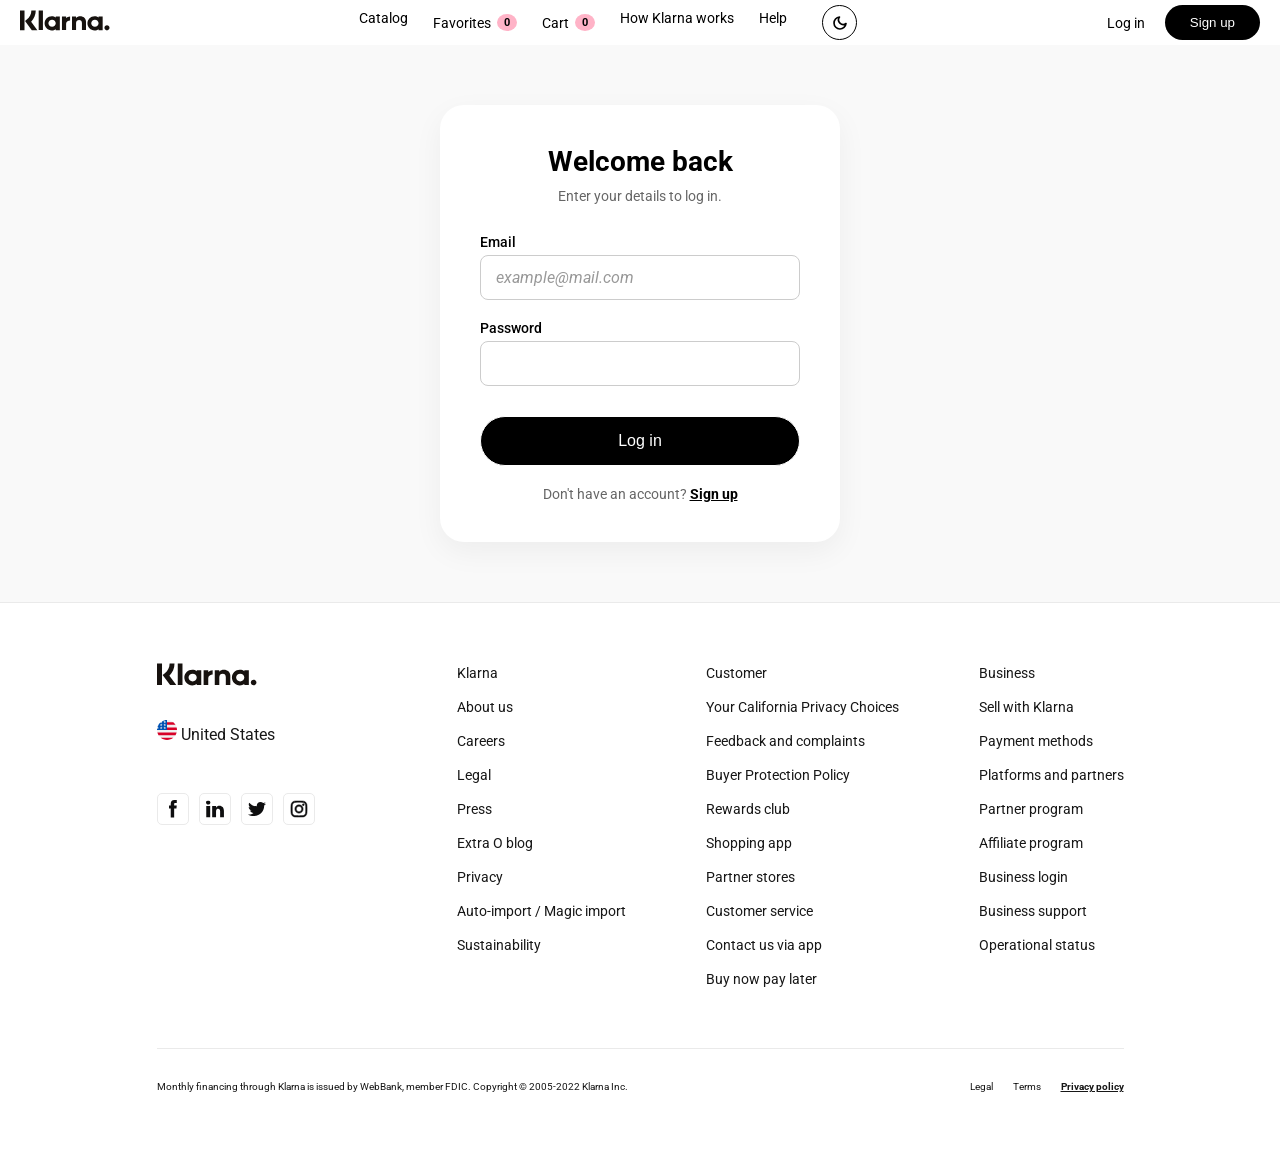
<file: authorization/login.html>
<!doctype html>
<html lang="ru">
  <head>
    <meta charset="UTF-8" />
    <meta name="viewport" content="width=device-width, initial-scale=1.0" />
    <link href="https://fonts.googleapis.com/css2?family=Roboto:wght@400;500;700&display=swap" rel="stylesheet" />
    <!-- index.html -->
<link rel="icon" type="image/png" href="../public/favicon.png" />
    <link rel="stylesheet" href="../css/base.css" />
    <link rel="stylesheet" href="../css/desktop.css" />
    <link rel="stylesheet" href="../css/tablet.css" media="screen and (min-width: 769px) and (max-width: 1024px)" />
    <link rel="stylesheet" href="../css/mobile.css" media="screen and (max-width: 768px)" />
    <title>Log in - Klarna</title>
    <style>
        .form-group { margin-bottom: 20px; display: flex; flex-direction: column; text-align: left; }
        .form-group label { font-size: 14px; font-weight: 500; margin-bottom: 5px; }
        .form-group input { padding: 12px 15px; border: 1px solid #ccc; border-radius: 8px; font-size: 16px; font-family: 'Roboto', sans-serif; outline: none; transition: 0.3s; }
        .form-group input:focus { border-color: #ffb3c7; box-shadow: 0 0 5px rgba(255,179,199,0.5); }
        .error-message { color: #d32f2f; font-size: 12px; margin-top: 5px; display: none; }
        .form-group.error input { border-color: #d32f2f; background-color: #fff4f4; }
        .form-group.error .error-message { display: block; }
    </style>
  </head>
  <body style="font-family: 'Roboto', sans-serif; background-color: #f9f9f9;">
    <div id="header-placeholder"></div>

    <main style="padding: 60px 20px; display: flex; justify-content: center; min-height: 60vh; align-items: center;">
      <div style="background: #fff; padding: 40px; border-radius: 24px; box-shadow: 0 10px 30px rgba(0,0,0,0.05); width: 100%; max-width: 400px; text-align: center;">
        
        <h1 style="font-size: 28px; margin-bottom: 10px;">Welcome back</h1>
        <p style="color: #666; margin-bottom: 30px; font-size: 14px;">Enter your details to log in.</p>
        
        <form id="login-form" novalidate>
            <div class="form-group">
                <label>Email</label>
                <input type="email" id="login-email" placeholder="example@mail.com" required>
            </div>
            
            <div class="form-group">
                <label>Password</label>
                <input type="password" id="login-password" required>
                <div class="error-message" id="login-error">Invalid email or password</div>
            </div>

            <button type="submit" id="btn-submit-login" class="button_hero_11 button_black_11" style="width: 100%; border-radius: 50px; margin-top: 10px;">Log in</button>
            
            <p style="margin-top: 20px; font-size: 14px; color: #666;">
                Don't have an account? <a href="register.html" style="color: #000; font-weight: bold; text-decoration: underline;">Sign up</a>
            </p>
        </form>
      </div>
    </main>

    <div id="footer-placeholder"></div>

    <script src="../components.js"></script>
    <script src="login.js"></script>
  </body>
</html>
</file>
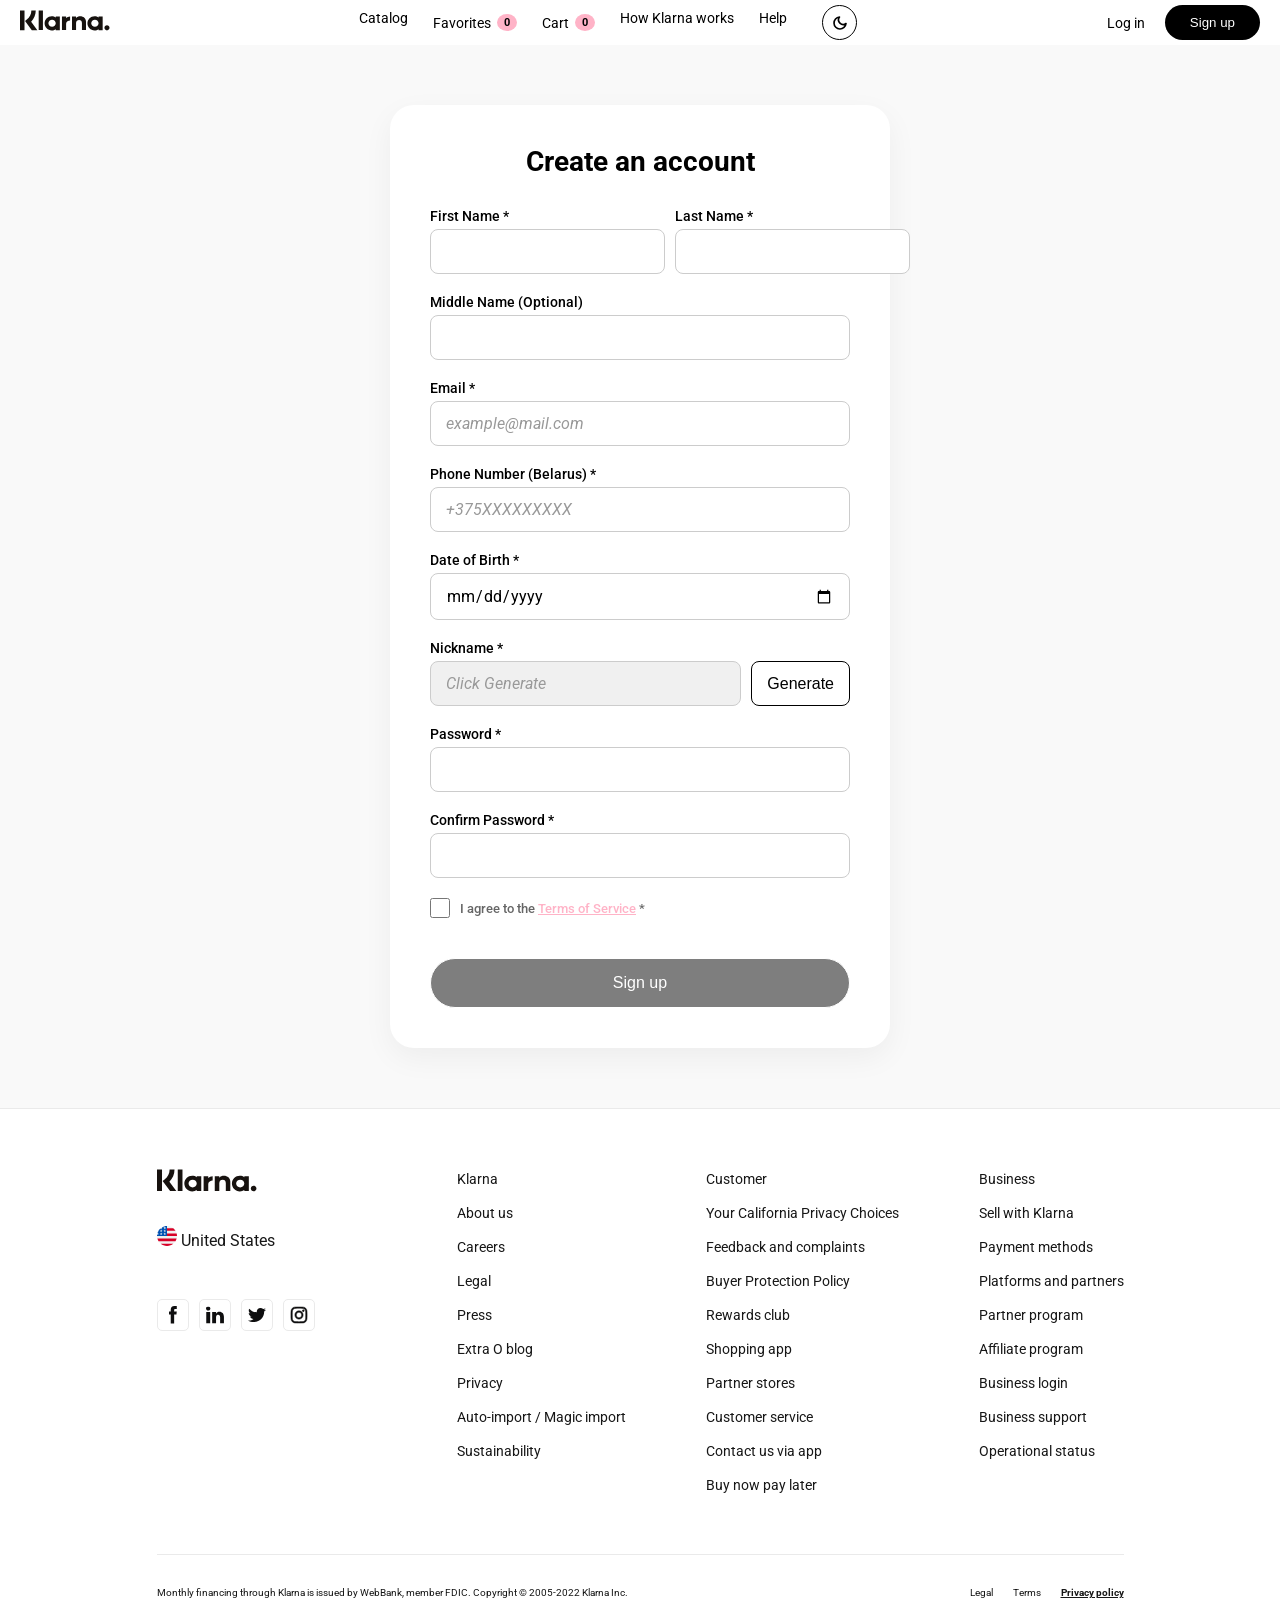
<file: authorization/register.html>
<!doctype html>
<html lang="ru">
  <head>
    <meta charset="UTF-8" />
    <meta name="viewport" content="width=device-width, initial-scale=1.0" />
    <link href="https://fonts.googleapis.com/css2?family=Roboto:wght@400;500;700&display=swap" rel="stylesheet" />
    <!-- index.html -->
<link rel="icon" type="image/png" href="../public/favicon.png" />
    <link rel="stylesheet" href="../css/base.css" />
    <link rel="stylesheet" href="../css/desktop.css" />
    <link rel="stylesheet" href="../css/tablet.css" media="screen and (min-width: 769px) and (max-width: 1024px)" />
    <link rel="stylesheet" href="../css/mobile.css" media="screen and (max-width: 768px)" />
    
    <title>Register - Klarna</title>

    <style>
        .form-group { margin-bottom: 20px; display: flex; flex-direction: column; text-align: left; }
        .form-group label { font-size: 14px; font-weight: 500; margin-bottom: 5px; }
        .form-group input { padding: 12px 15px; border: 1px solid #ccc; border-radius: 8px; font-size: 16px; font-family: 'Roboto', sans-serif; outline: none; transition: 0.3s; }
        .form-group input:focus { border-color: #ffb3c7; box-shadow: 0 0 5px rgba(255,179,199,0.5); }
        .error-message { color: #d32f2f; font-size: 12px; margin-top: 5px; display: none; }
        
        /* Класс error будет вешаться через JavaScript, когда данные невалидны */
        .form-group.error input { border-color: #d32f2f; background-color: #fff4f4; }
        .form-group.error .error-message { display: block; }
    </style>
  </head>
  <body style="font-family: 'Roboto', sans-serif; background-color: #f9f9f9;">
    <div id="header-placeholder"></div>

    <main style="padding: 60px 20px; display: flex; justify-content: center;">
      <div style="background: #fff; padding: 40px; border-radius: 24px; box-shadow: 0 10px 30px rgba(0,0,0,0.05); width: 100%; max-width: 500px; text-align: center;">
        
        <h1 style="font-size: 28px; margin-bottom: 30px;">Create an account</h1>
        <form id="register-form" novalidate>
            
            <div style="display: flex; gap: 10px;">
                <div class="form-group" style="flex: 1;">
                    <label>First Name *</label>
                    <input type="text" id="reg-firstname" required>
                    <div class="error-message">Required field</div>
                </div>
                <div class="form-group" style="flex: 1;">
                    <label>Last Name *</label>
                    <input type="text" id="reg-lastname" required>
                    <div class="error-message">Required field</div>
                </div>
            </div>
            <div class="form-group">
                <label>Middle Name (Optional)</label>
                <input type="text" id="reg-middlename">
            </div>

            <div class="form-group">
                <label>Email *</label>
                <input type="email" id="reg-email" placeholder="example@mail.com" required>
                <div class="error-message">Enter a valid email</div>
            </div>
            <div class="form-group">
                <label>Phone Number (Belarus) *</label>
                <input type="tel" id="reg-phone" placeholder="+375XXXXXXXXX" required>
                <div class="error-message">Must start with +375 and have 12 chars</div>
            </div>

            <div class="form-group">
                <label>Date of Birth *</label>
                <input type="date" id="reg-birthdate" required>
                <div class="error-message">You must be at least 16 years old</div>
            </div>

            <div class="form-group">
                <label>Nickname *</label>
                <div style="display: flex; gap: 10px;">
                    <input type="text" id="reg-nickname" readonly style="flex: 1; background: #f0f0f0;" placeholder="Click Generate">
                    <button type="button" id="btn-generate-nick" class="button_hero_11 button_white_11" style="height: auto; padding: 0 15px; border: 1px solid #000; border-radius: 8px;">Generate</button>
                </div>
                <div class="error-message" id="nick-error">Generate a unique nickname</div>
            </div>

            <div class="form-group">
                <label>Password *</label>
                <input type="password" id="reg-password" required>
                <div class="error-message">8-20 chars, 1 uppercase, 1 lowercase, 1 number, 1 special char</div>
            </div>
            <div class="form-group">
                <label>Confirm Password *</label>
                <input type="password" id="reg-password-confirm" required>
                <div class="error-message">Passwords do not match</div>
            </div>

            <div class="form-group" style="flex-direction: row; align-items: center; gap: 10px;">
                <input type="checkbox" id="reg-terms" style="width: 20px; height: 20px; cursor: pointer;">
                <label for="reg-terms" style="margin: 0; font-size: 13px; color: #666;">I agree to the <a href="#" style="color: #ffb3c7;">Terms of Service</a> *</label>
            </div>
            <div class="error-message" id="terms-error" style="text-align: left;">You must agree to the terms</div>

            <button type="submit" id="btn-submit-reg" class="button_hero_11 button_black_11" style="width: 100%; border-radius: 50px; margin-top: 20px; opacity: 0.5; pointer-events: none; transition: 0.3s;" disabled>Sign up</button>

        </form>
      </div>
    </main>

    <div id="footer-placeholder"></div>

    <script src="../components.js"></script>
    <script src="register.js"></script>
  </body>
</html>
</file>
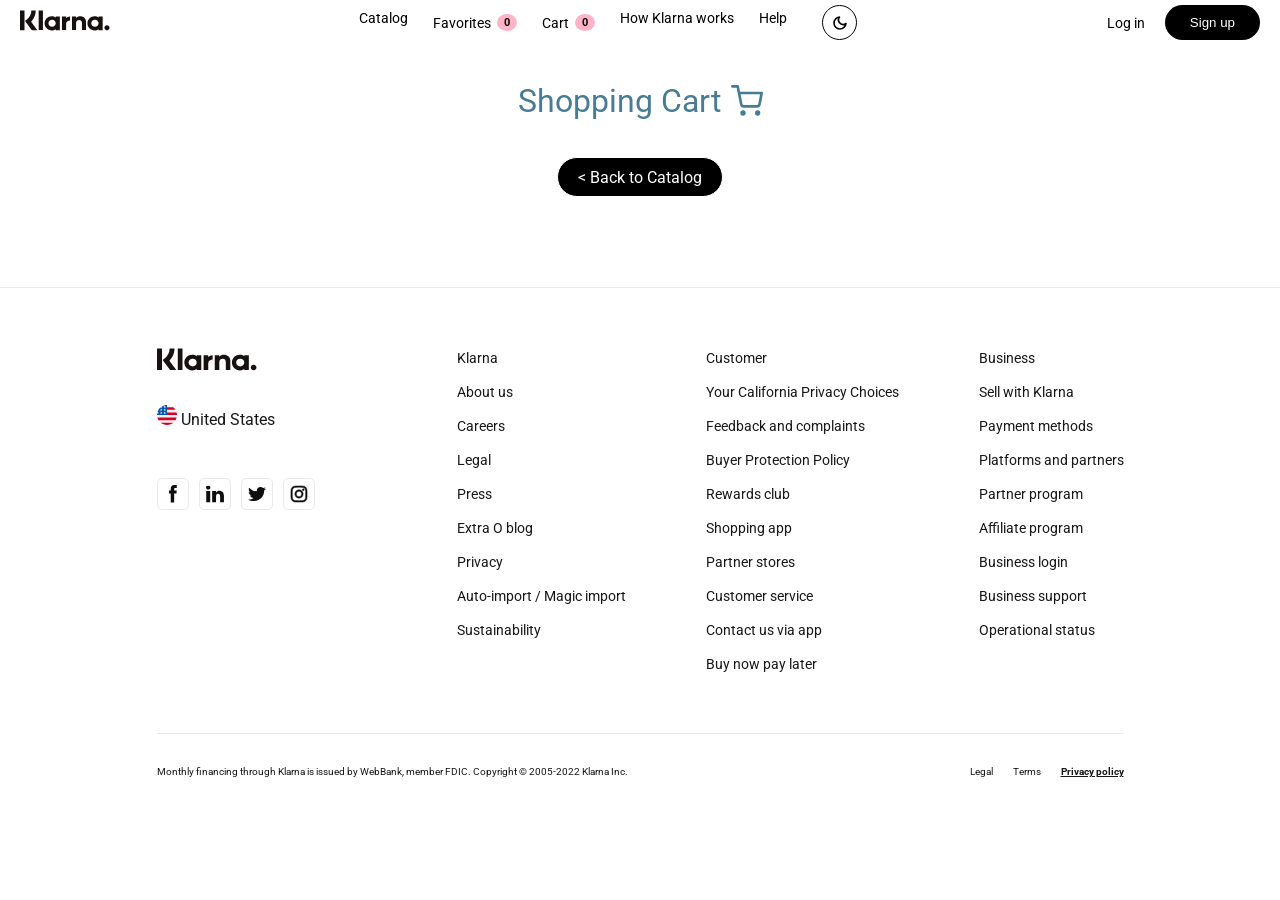
<file: catalog/cart.html>
<!doctype html>
<html lang="ru">
  <head>
    <meta charset="UTF-8" />
    <meta name="viewport" content="width=device-width, initial-scale=1.0" />
    <link rel="preconnect" href="https://fonts.googleapis.com" />
    <link rel="preconnect" href="https://fonts.gstatic.com" crossorigin />
    <link href="https://fonts.googleapis.com/css2?family=Roboto:wght@400;500;700&display=swap" rel="stylesheet" />
<link rel="icon" type="image/png" href="../public/favicon.png" />
    <link rel="stylesheet" href="../css/base.css" />
    <link rel="stylesheet" href="../css/desktop.css" />
    <link rel="stylesheet" href="../css/tablet.css" media="screen and (min-width: 769px) and (max-width: 1024px)" />
    <link rel="stylesheet" href="../css/mobile.css" media="screen and (max-width: 768px)" />
    
    <title>Cart - Klarna</title>
  </head>
  <body style="font-family: 'Roboto', sans-serif;">
    <div id="header-placeholder"></div>
<main style="padding-bottom: 60px">
  <h1 class="text_hero_8" style="text-align: center; margin: 40px 0; font-size: 32px; color: #487B94; display: flex; align-items: center; justify-content: center; gap: 10px; font-family: 'Roboto', sans-serif;">
    Shopping Cart 
    <svg width="32" height="32" viewBox="0 0 24 24" fill="none" stroke="#487B94" stroke-width="2" stroke-linecap="round" stroke-linejoin="round">
        <circle cx="9" cy="21" r="1"></circle>
        <circle cx="20" cy="21" r="1"></circle>
        <path d="M1 1h4l2.68 13.39a2 2 0 0 0 2 1.61h9.72a2 2 0 0 0 2-1.61L23 6H6"></path>
    </svg>
  </h1>

  <div class="container" style="display: flex; justify-content: center; margin-bottom: 30px;">
    <a href="catalog.html" class="button_hero_11 button_black_11" style="border-radius: 20px; height: 40px; padding: 0 20px; text-decoration: none; display: inline-flex; align-items: center; font-family: 'Roboto', sans-serif;">&lt; Back to Catalog</a>
  </div>

  <div class="container cart-layout" style="display: grid; grid-template-columns: 1.8fr 1fr; gap: 30px; max-width: 1100px; margin: 0 auto; padding: 0 20px;">
    
    <div id="cart-grid" style="width: 100%;"></div>

    <div id="cart-summary" style="display: none; background: #fff; padding: 30px; border-radius: 24px; box-shadow: 0 10px 35px rgba(0,0,0,0.04); border: 1px solid #f0f0f0; height: max-content; position: sticky; top: 100px; font-family: 'Roboto', sans-serif; box-sizing: border-box;">
        <h3 style="font-size: 20px; font-weight: 700; margin-bottom: 20px; border-bottom: 1px solid #eee; padding-bottom: 15px; text-align: left;">Order Summary</h3>
        
        <div style="display: flex; justify-content: space-between; margin-bottom: 15px; font-size: 15px; color: #666;">
            <span>Total items:</span>
            <span id="cart-count" style="font-weight: 500; color: #171717;">0 item(s)</span>
        </div>
        
        <div style="display: flex; justify-content: space-between; margin-bottom: 25px; font-size: 22px; font-weight: bold; color: #000;">
            <span>Total:</span>
            <span>$<span id="cart-total">0</span></span>
        </div>
        
        <button id="btn-checkout" class="button_hero_11 button_black_11" style="width: 100%; border-radius: 50px; height: 45px; cursor: pointer; font-size: 16px; font-weight: bold;">Checkout 💳</button>
    </div>
  </div>
</main>
<style>
    @media (max-width: 768px) {
        .cart-layout {
            grid-template-columns: 1fr !important;
            gap: 20px !important;
        }
    }
</style>
    <div id="footer-placeholder"></div>
    <script src="../components.js"></script>
    <script src="cart.js"></script>
  </body>
</html>
</file>
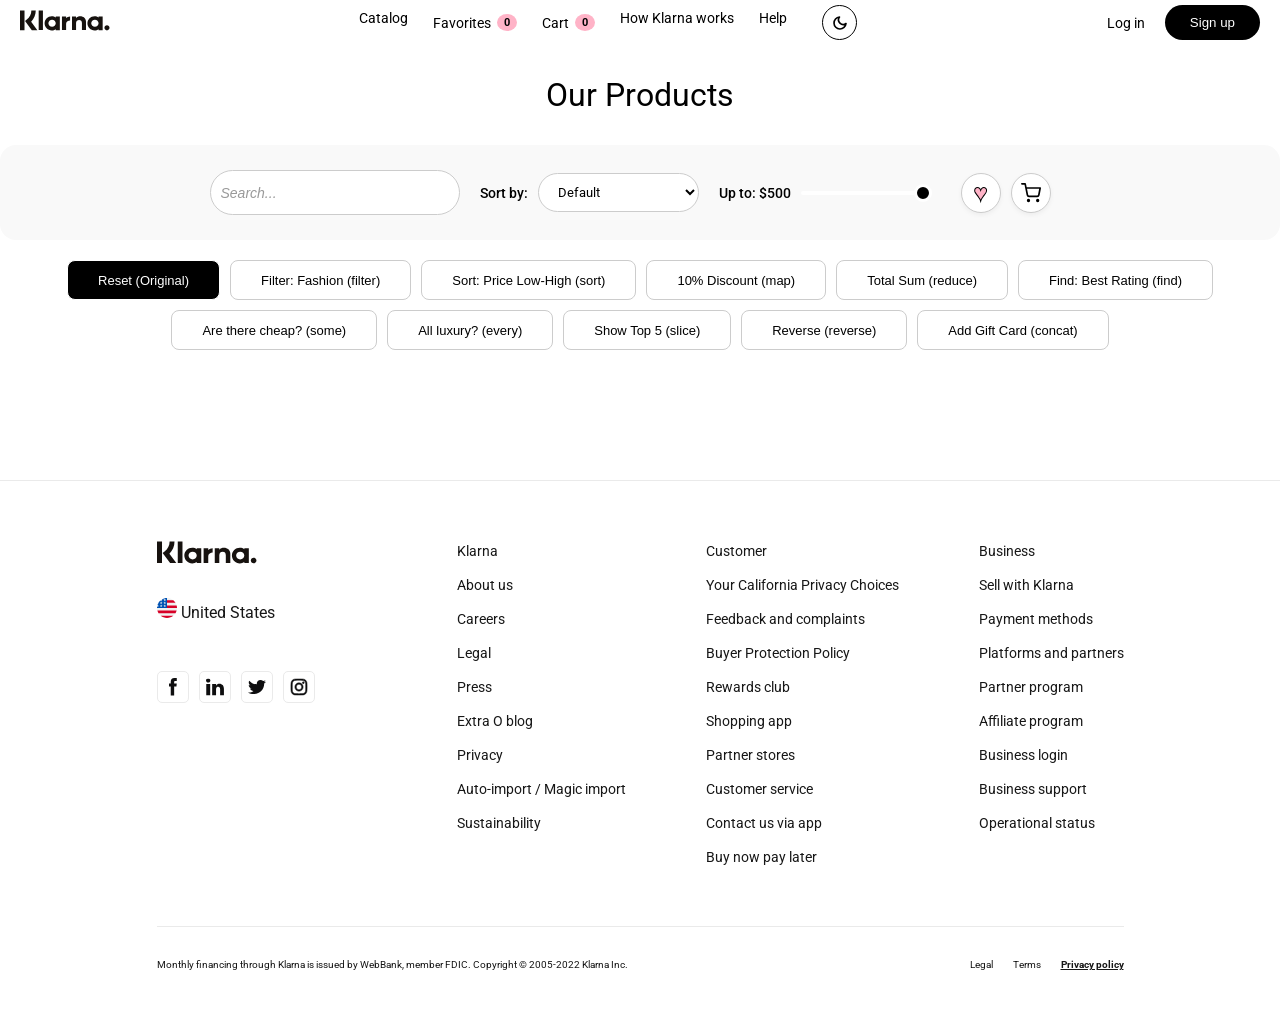
<file: catalog/catalog.html>
<!doctype html>
<html lang="ru">
  <head>
    <meta charset="UTF-8" />
    <meta name="viewport" content="width=device-width, initial-scale=1.0" />
    <link rel="preconnect" href="https://fonts.googleapis.com" />
    <link rel="preconnect" href="https://fonts.gstatic.com" crossorigin />
    <link
      href="https://fonts.googleapis.com/css2?family=Roboto:wght@400;500;700&display=swap"
      rel="stylesheet"
    />
<link rel="icon" type="image/png" href="../public/favicon.png" />
    <link rel="stylesheet" href="../css/base.css" />
    <link rel="stylesheet" href="../css/desktop.css" />
    <link
      rel="stylesheet"
      href="../css/tablet.css"
      media="screen and (min-width: 769px) and (max-width: 1024px)"
    />
    <link
      rel="stylesheet"
      href="../css/mobile.css"
      media="screen and (max-width: 768px)"
    />

    <title>Catalog - Klarna</title>
  </head>
  <body>
    <div id="header-placeholder"></div>

    <main style="padding-bottom: 60px">
      <h1
        class="text_hero_8"
        style="text-align: center; margin: 40px 0; font-size: 32px"
      >
        Our Products
      </h1>

<div class="container" style="margin-bottom: 20px; display: flex; flex-wrap: wrap; gap: 20px; justify-content: center; align-items: center; background-color: #f9f9f9; padding: 25px; border-radius: 16px;">
    
    <div class="search-box" style="width: 250px; border: 1px solid #ccc;">
        <input type="text" id="search-input" placeholder="Search..." class="text" style="padding: 10px; width: 100%;">
    </div>

    <div style="display: flex; align-items: center; gap: 10px;">
        <label for="sort-select" style="font-size: 14px; font-weight: 500;">Sort by:</label>
        <select id="sort-select" style="padding: 10px 15px; border-radius: 30px; border: 1px solid #ccc; font-family: 'Roboto', sans-serif; cursor: pointer; background: #fff;">
            <option value="default">Default</option>
            <option value="price-asc">Price: Low to High</option>
            <option value="price-desc">Price: High to Low</option>
            <option value="rating-desc">Rating: High to Low</option>
        </select>
    </div>

    <!-- ПОЛЗУНОК ЦЕНЫ -->
    <div style="display: flex; align-items: center; gap: 10px; font-family: 'Roboto', sans-serif;">
        <span style="font-size: 14px; font-weight: 500;">Up to: $<span id="price-val">500</span></span>
        <input type="range" id="price-slider" min="0" max="500" value="500" step="10" class="black-slider">
    </div>

<div style="display: flex; gap: 10px; align-items: center; margin-left: 10px;">
    
    <a href="favorites.html" class="nav-icon-btn" style="display: flex; align-items: center; justify-content: center; width: 40px; height: 40px; border-radius: 50%; background: #fff; border: 1px solid #ccc; text-decoration: none; cursor: pointer; transition: 0.3s; box-shadow: 0 2px 5px rgba(0,0,0,0.05);" title="Go to Favorites">
        <span style="font-size: 24px; color: #ffb3c7; -webkit-text-stroke: 1px #000; line-height: 1;">♥</span>
    </a>
    
    <a href="cart.html" class="nav-icon-btn" style="display: flex; align-items: center; justify-content: center; width: 40px; height: 40px; border-radius: 50%; background: #fff; border: 1px solid #ccc; text-decoration: none; cursor: pointer; transition: 0.3s; box-shadow: 0 2px 5px rgba(0,0,0,0.05);" title="Go to Cart">
        <svg width="20" height="20" viewBox="0 0 24 24" fill="none" stroke="#000" stroke-width="2" stroke-linecap="round" stroke-linejoin="round">
            <circle cx="9" cy="21" r="1"></circle>
            <circle cx="20" cy="21" r="1"></circle>
            <path d="M1 1h4l2.68 13.39a2 2 0 0 0 2 1.61h9.72a2 2 0 0 0 2-1.61L23 6H6"></path>
        </svg>
    </a>
</div>

    <div id="category-filters" style="display: flex; flex-wrap: wrap; gap: 10px;">
    </div>

</div>

        <div
          id="category-filters"
          style="display: flex; flex-wrap: wrap; gap: 10px">
        </div>
      </div>

      <div
        id="no-products-message"
        class="container"
        style="
          display: none;
          text-align: center;
          margin: 40px auto;
          padding: 30px;
          background: #fff4f7;
          border-radius: 16px;
          border: 1px solid #ffb3c7;
          max-width: 500px;
        "
      >
        <p
          style="
            font-size: 20px;
            font-weight: bold;
            color: #ffb3c7;
            margin-bottom: 10px;
          "
        >
          No Products Found
        </p>
        <p style="color: #666; font-size: 14px">
          We couldn't find anything matching your search criteria. Try adjusting
          your filters or search query!
        </p>
      </div>
      <div
        class="container"
        style="
          margin-bottom: 30px;
          display: flex;
          flex-wrap: wrap;
          gap: 10px;
          justify-content: center;
        "
      >
        <button
          id="btn-reset"
          class="button_hero_11 button_black_11"
          style="border-radius: 8px; height: 40px; font-size: 13px"
        >
          Reset (Original)
        </button>
        <button
          id="btn-filter"
          class="button_hero_11 button_white_11"
          style="
            border-radius: 8px;
            height: 40px;
            font-size: 13px;
            border: 1px solid #ccc;
          "
        >
          Filter: Fashion (filter)
        </button>
        <button
          id="btn-sort"
          class="button_hero_11 button_white_11"
          style="
            border-radius: 8px;
            height: 40px;
            font-size: 13px;
            border: 1px solid #ccc;
          "
        >
          Sort: Price Low-High (sort)
        </button>
        <button
          id="btn-map"
          class="button_hero_11 button_white_11"
          style="
            border-radius: 8px;
            height: 40px;
            font-size: 13px;
            border: 1px solid #ccc;
          "
        >
          10% Discount (map)
        </button>
        <button
          id="btn-reduce"
          class="button_hero_11 button_white_11"
          style="
            border-radius: 8px;
            height: 40px;
            font-size: 13px;
            border: 1px solid #ccc;
          "
        >
          Total Sum (reduce)
        </button>
        <button
          id="btn-find"
          class="button_hero_11 button_white_11"
          style="
            border-radius: 8px;
            height: 40px;
            font-size: 13px;
            border: 1px solid #ccc;
          "
        >
          Find: Best Rating (find)
        </button>
        <button
          id="btn-some"
          class="button_hero_11 button_white_11"
          style="
            border-radius: 8px;
            height: 40px;
            font-size: 13px;
            border: 1px solid #ccc;
          "
        >
          Are there cheap? (some)
        </button>
        <button
          id="btn-every"
          class="button_hero_11 button_white_11"
          style="
            border-radius: 8px;
            height: 40px;
            font-size: 13px;
            border: 1px solid #ccc;
          "
        >
          All luxury? (every)
        </button>
        <button
          id="btn-slice"
          class="button_hero_11 button_white_11"
          style="
            border-radius: 8px;
            height: 40px;
            font-size: 13px;
            border: 1px solid #ccc;
          "
        >
          Show Top 5 (slice)
        </button>
        <button
          id="btn-reverse"
          class="button_hero_11 button_white_11"
          style="
            border-radius: 8px;
            height: 40px;
            font-size: 13px;
            border: 1px solid #ccc;
          "
        >
          Reverse (reverse)
        </button>
        <button
          id="btn-concat"
          class="button_hero_11 button_white_11"
          style="
            border-radius: 8px;
            height: 40px;
            font-size: 13px;
            border: 1px solid #ccc;
          "
        >
          Add Gift Card (concat)
        </button>
      </div>
      <div class="hero_7">
        <div id="product-grid" class="catalog__grid"></div>
      </div>
    </main>
<div id="product-modal" class="modal-overlay" style="display: none; position: fixed; top: 0; left: 0; width: 100%; height: 100%; background: rgba(0,0,0,0.6); z-index: 100000; justify-content: center; align-items: center; padding: 20px; box-sizing: border-box; backdrop-filter: blur(5px);">
    <div class="modal-content" style="background: #fff; border-radius: 24px; padding: 40px 30px 30px 30px; max-width: 800px; width: 100%; position: relative; box-shadow: 0 15px 50px rgba(0,0,0,0.15); display: flex; flex-direction: column; max-height: 90vh; overflow-y: auto;">
        
        <button id="modal-close" style="position: absolute; top: 15px; right: 20px; background: none; border: none; font-size: 32px; cursor: pointer; color: #888; transition: 0.3s; z-index: 10;" onmouseover="this.style.color='#000'" onmouseout="this.style.color='#888'">&times;</button>
        
        <div id="modal-body"></div>
    </div>
</div>
    <div id="footer-placeholder"></div>

    <script src="../components.js"></script>
    <script src="services.js"></script>
    <script src="api.js"></script>     
    <script src="catalog.js"></script> 
  </body>
</html>
  </body>
</html>
</file>
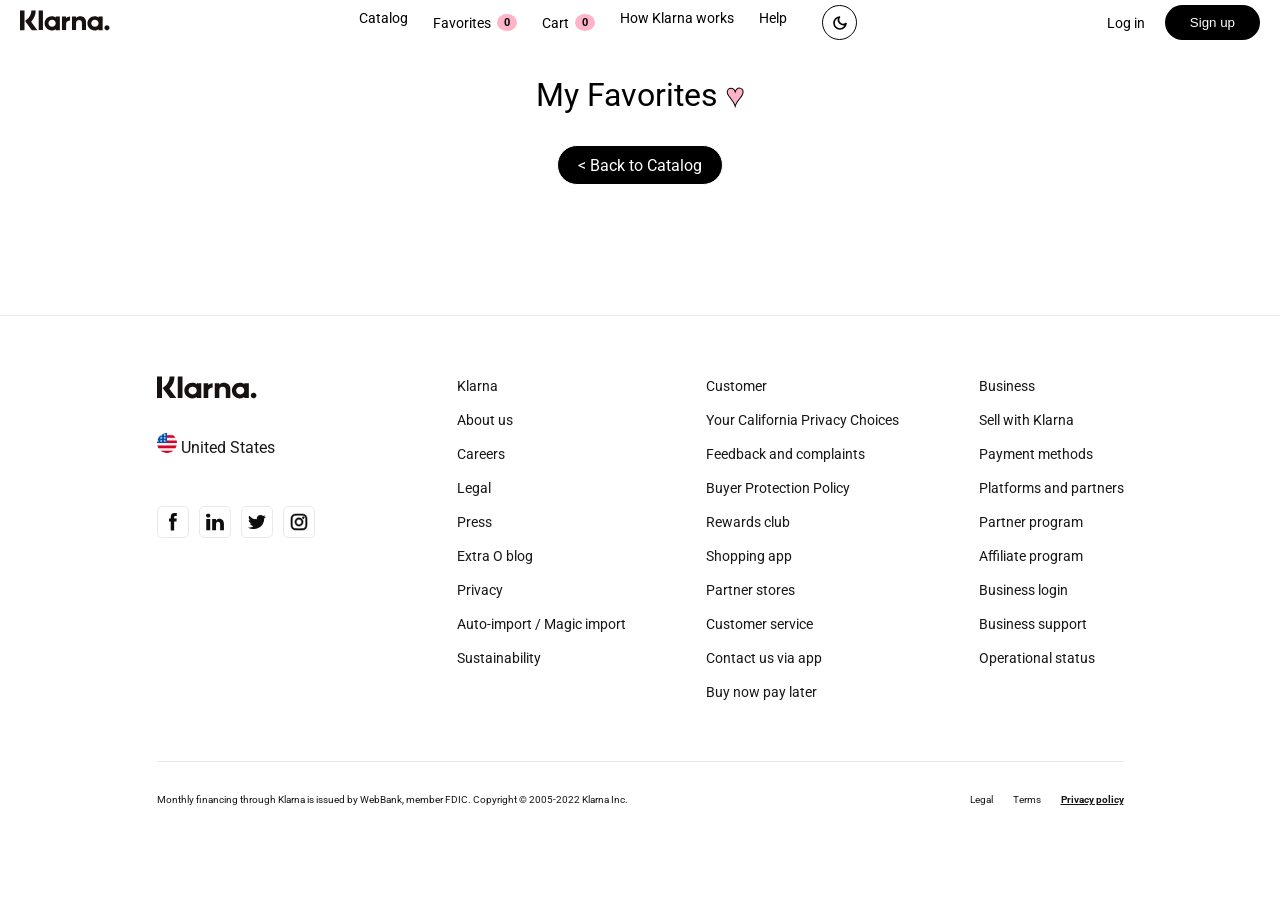
<file: catalog/favorites.html>
<!doctype html>
<html lang="ru">
  <head>
    <meta charset="UTF-8" />
    <meta name="viewport" content="width=device-width, initial-scale=1.0" />
    <link rel="preconnect" href="https://fonts.googleapis.com" />
    <link rel="preconnect" href="https://fonts.gstatic.com" crossorigin />
    <link href="https://fonts.googleapis.com/css2?family=Roboto:wght@400;500;700&display=swap" rel="stylesheet" />
    <!-- index.html -->
<link rel="icon" type="image/png" href="../public/favicon.png" />
    <link rel="stylesheet" href="../css/base.css" />
    <link rel="stylesheet" href="../css/desktop.css" />
    <link rel="stylesheet" href="../css/tablet.css" media="screen and (min-width: 769px) and (max-width: 1024px)" />
    <link rel="stylesheet" href="../css/mobile.css" media="screen and (max-width: 768px)" />
    
    <title>Favorites - Klarna</title>
  </head>
  <body style="font-family: 'Roboto', sans-serif;">
    <div id="header-placeholder"></div>

    <main style="padding-bottom: 60px">
      <h1 class="text_hero_8" style="text-align: center; margin: 40px 0; font-size: 32px; font-family: 'Roboto', sans-serif;">
        My Favorites <span style="color: #ffb3c7; -webkit-text-stroke: 1px #000;">♥</span>
      </h1>

      <div class="container" style="display: flex; justify-content: center; margin-bottom: 30px;">
        <a href="catalog.html" class="button_hero_11 button_black_11" style="border-radius: 20px; height: 40px; padding: 0 20px; text-decoration: none; display: inline-flex; align-items: center; font-family: 'Roboto', sans-serif;">&lt; Back to Catalog</a>
      </div>
      <div class="hero_7">
        <div id="favorites-grid" class="catalog__grid"></div>
      </div>
    </main>
    <div id="footer-placeholder"></div>

    <script src="../components.js"></script>
    <script src="favorites.js"></script>
  </body>
</html>
</file>
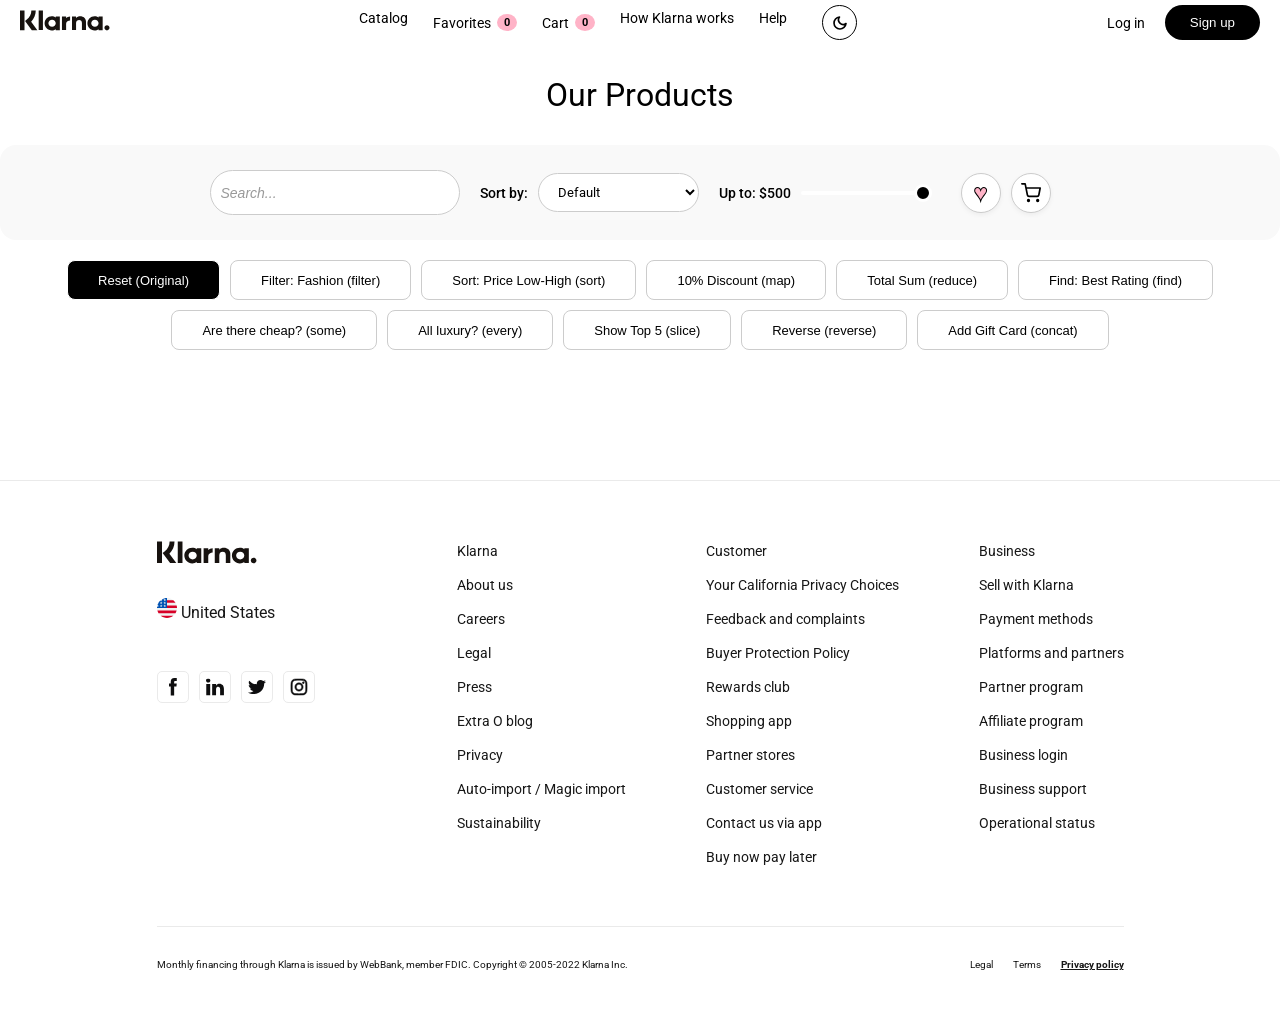
<file: catalog/product.html>
<!doctype html>
<html lang="ru">
  <head>
    <meta charset="UTF-8" />
    <meta name="viewport" content="width=device-width, initial-scale=1.0" />
    <link href="https://fonts.googleapis.com/css2?family=Roboto:wght@400;500;700&display=swap" rel="stylesheet" />
    <!-- index.html -->
<link rel="icon" type="image/png" href="public/favicon.png" />
    <link rel="stylesheet" href="../css/base.css" />
    <link rel="stylesheet" href="../css/desktop.css" />
    <link rel="stylesheet" href="../css/tablet.css" media="screen and (min-width: 769px) and (max-width: 1024px)" />
    <link rel="stylesheet" href="../css/mobile.css" media="screen and (max-width: 768px)" />
    <title>Product Details - Klarna</title>
    
    <style>
        .product-container { display: flex; gap: 50px; max-width: 1000px; margin: 40px auto; padding: 0 20px; flex-wrap: wrap; }
        .product-image-large { flex: 1; min-width: 300px; max-width: 500px; position: relative; }
        .product-image-large img { width: 100%; height: 450px; object-fit: cover; border-radius: 24px; box-shadow: 0 10px 30px rgba(0,0,0,0.05); }
        .product-info-large { flex: 1.2; min-width: 300px; display: flex; flex-direction: column; text-align: left; }
        
        /* Блок отзывов */
        .reviews-section { max-width: 1000px; margin: 60px auto 0; padding: 0 20px; text-align: left; }
        .review-card { background: #fff; padding: 20px; border-radius: 12px; border: 1px solid #f0f0f0; margin-bottom: 15px; }
        .review-author { font-weight: bold; font-size: 15px; margin-bottom: 5px; display: flex; justify-content: space-between; }
        
        /* Форма добавления отзыва */
        .feedback-form-box { background: #fdfdfd; border: 1px dashed #ccc; padding: 25px; border-radius: 16px; margin-top: 30px; display: none; }
        .form-group { margin-bottom: 15px; display: flex; flex-direction: column; }
        .form-group label { font-size: 14px; font-weight: 500; margin-bottom: 5px; }
        .form-group textarea { padding: 12px; border: 1px solid #ccc; border-radius: 8px; font-family: 'Roboto', sans-serif; font-size: 15px; outline: none; }
        .form-group textarea:focus { border-color: #ffb3c7; }
    </style>
  </head>
  <body style="font-family: 'Roboto', sans-serif; background-color: #f9f9f9;">
    <div id="header-placeholder"></div>

    <div class="product-container" id="product-details-container">
    </div>

    <div class="reviews-section">
        <h2 style="font-size: 24px; font-weight: 700; margin-bottom: 25px; border-bottom: 1px solid #eee; padding-bottom: 15px;">Customer Reviews 💬</h2>
        
        <!-- Список отзывов именно на этот товар -->
        <div id="reviews-list"></div>

        <div id="add-review-box" class="feedback-form-box">
            <h3 style="font-size: 18px; margin-bottom: 15px;">Write a Review</h3>
            <form id="product-review-form">
                <div class="form-group">
                    <label>Your Feedback (minimum 10 characters) *</label>
<div class="form-group">
    <label>Your Rating *</label>
    <div class="star-rating" style="display: flex; gap: 8px; font-size: 28px; cursor: pointer; user-select: none;">
        <span class="star" data-value="1" style="color: #ccc; transition: 0.2s;">★</span>
        <span class="star" data-value="2" style="color: #ccc; transition: 0.2s;">★</span>
        <span class="star" data-value="3" style="color: #ccc; transition: 0.2s;">★</span>
        <span class="star" data-value="4" style="color: #ccc; transition: 0.2s;">★</span>
        <span class="star" data-value="5" style="color: #ccc; transition: 0.2s;">★</span>
    </div>
    <input type="hidden" id="review-rating" value="0">
    <div class="error-message" id="rating-error" style="color: #d32f2f; font-size: 12px; margin-top: 5px; display: none;">Please select a rating</div>
</div>
                    <textarea id="review-text" rows="4" required placeholder="Tell others about your experience..."></textarea>
                </div>
                <button type="submit" class="button_hero_11 button_black_11" style="border-radius: 20px; height: 40px; padding: 0 20px;">Submit Review</button>
            </form>
        </div>
        
        <p id="review-restricted-message" style="color: #666; font-size: 14px; margin-top: 20px; font-style: italic; display: none;">
            You can write a review only after purchasing this product. ❤️
        </p>
    </div>

    <div id="footer-placeholder"></div>

    <script src="../components.js"></script>
    <script src="services.js"></script>
    <script src="product.js"></script>
  </body>
</html>
</file>
<file: css/base.css>
html {
    scroll-behavior: smooth; /* Это заставит весь сайт плавно скроллиться к якорям */
}

.header__burger {
    display: none; 
    width: 30px;
    height: 20px;
    flex-direction: column;
    justify-content: space-between;
    cursor: pointer;
}

.header__burger span {
    display: block;
    height: 2px;
    width: 100%;
    background-color: #000;
}

[class^="card_"] {
    transition: all 0.5s cubic-bezier(0.4, 0, 0.2, 1);
    will-change: transform, filter;
}

@keyframes pulse-black {
    0% { box-shadow: 0 0 0 0 rgba(0,0,0, 0.4); }
    70% { box-shadow: 0 0 0 10px rgba(0,0,0, 0); }
    100% { box-shadow: 0 0 0 0 rgba(0,0,0, 0); }
}

@keyframes float-img {
    0% { transform: translateY(0px); }
    50% { transform: translateY(-15px); }
    100% { transform: translateY(0px); }
}

@keyframes moveGradient {
    0% { background-position: 0% 50%; }
    100% { background-position: 100% 50%; }
}

@keyframes blurIn {
    from { filter: blur(10px); opacity: 0; }
    to { filter: blur(0); opacity: 1; }
}

::selection {
    background-color: #FFB3C7;
    color: #fff;
}

input::placeholder {
    color: #999;
    font-style: italic;
    transition: transform 0.3s ease, opacity 0.3s ease;
}

.hero_1 {
    animation: blurIn 1.5s ease-out;
}

.hero_1 h1::before {
    content: '●';
    color: #ffb3c7;
    font-size: 20px;
    margin-right: 10px;
    vertical-align: middle;
}

.hero_1 h1::first-letter {
    font-size: 1.2em;
    font-weight: 700;
}

.catalog__title::first-letter {
    font-size: 1.2em;
    font-weight: 700;
}

.description_1_column_1_hero_3::first-line {
    color: #487B94;
    font-weight: 500;
}

a, button, .deal-card, [class^="card_"] {
    transition: all 0.3s ease;
}

@keyframes float-img {
    0%, 100% { transform: translateY(0); }
    50% { transform: translateY(-15px); }
}

@keyframes icon-pop {
    0% { transform: scale(1); }
    50% { transform: scale(1.2); }
    100% { transform: scale(1); }  
}
.mobile-menu, 
.mobile-menu-overlay {
    display: none;
}

/* base.css */

/* Стили для анимированного бейджика-счетчика */
.nav-badge {
    background-color: #ffb3c7; /* Розовый Klarna */
    color: #000;
    border-radius: 50%;
    padding: 2px 7px;
    font-size: 11px;
    font-weight: bold;
    margin-left: 6px;
    display: inline-block;
    transition: transform 0.3s cubic-bezier(0.175, 0.885, 0.32, 1.275); /* Пружинный эффект */
}

/* Класс bump будет временно вешаться через JS при изменении цифры */
.nav-badge.bump {
    transform: scale(1.4);
}
</file>
<file: css/desktop.css>
/*===================================================*/
/*==========      СИСТЕМА CSS-ПЕРЕМЕННЫХ         ====*/
/*===================================================*/

:root {
    /* Базовые цвета (Светлая тема) */
    --bg-base: #ffffff;
    
    /* Текстовая палитра */
    --text-main: #000000;
    
    /* Цветные фоны блоков */
    --bg-hero1: #bdd5ff;
    --bg-hero8: #bdbdbd;
    --bg-hero11: #ffe7d0;
    --bg-hero5: #000000;
    
    /* Брендовые акценты (Klarna Pink, Purple, Blue) */
    --accent-pink: #ffb3c7;
    --accent-blue-link: #487b94;
    
    /* Тени (Светлая тема) */
    --shadow-soft: rgba(0, 0, 0, 0.05);
    --shadow-card-active: rgba(0, 0, 0, 0.2);
    
    /* Тег "In-store" */
    --tag-bg: rgba(240, 238, 235, 0.9);
    
    /* Кнопки */
    --btn-blk: #000000;
    --btn-white-text: #ffffff;
    
    /* Фильтры и адаптация графики */
    --img-brightness: 1.0; /* Картинки светят на полную */
    --card-dim-filter: brightness(0.7) grayscale(0.2);
    --card-bright-filter: brightness(1.1) grayscale(0);
    
    /* Управление футером */
    --footer-bg: #ffffff;
    --footer-text: #171717;
    --footer-border: #eaeaea;
    --social-bg: #ffffff;
    --social-filter: none;
    --footer-logo-filter: none;
}

[data-theme="dark"] {
    /* Базовые цвета (Темная тема) */
    --bg-base: #878484;
   
    /* Текстовая палитра */
    --text-main: #ffffff;
    
    /* Цветные фоны блоков (Приглушенные) */
    --bg-hero1: #1a2332;
    --bg-hero8: #181818;
    --bg-hero11: #2a1e15;
    
    /* Брендовые акценты в темной теме */
    --accent-pink: #ff9fb8;
    --accent-blue-link: #66a1bd;
    
    /* Тени (Темная тема) */
    --shadow-pink: rgba(255, 159, 184, 0.2);
    --shadow-soft: rgba(255, 255, 255, 0.02);
    --shadow-card: rgba(0, 0, 0, 0.4);
    --shadow-card-hover: rgba(0, 0, 0, 0.6);
    --shadow-card-active: rgba(0, 0, 0, 0.8);
    
    /* Тег "In-store" */
    --tag-bg: rgba(40, 40, 40, 0.9);
    --tag-text: #ffffff;
    
    /* Кнопки (Инверсия) */
    --btn-bg: #ffffff;
    --btn-text: #000000;
    --btn-white-bg: #2a2a2a;
    
    /* Фильтры и адаптация графики */
    --img-brightness: 0.85; /* Слегка приглушаем яркость в темноте */
    --card-dim-filter: brightness(0.5) grayscale(0.4);
    --card-bright-filter: brightness(1.2) grayscale(0);
    
    /* Управление футером */
    --footer-bg: #0a0a0a;
    --footer-text: #ffffff;
    --footer-text-muted: #8a8a8a;
    --footer-border: #222222;
    --social-bg: #222222;
    --social-filter: invert(1);
    --footer-logo-filter: brightness(0) invert(1);
}

/* ПЛАВНЫЙ ПЕРЕХОД ЦВЕТОВ ДЛЯ ВСЕХ ЭЛЕМЕНТОВ */
body, header, section, div, p, h1, h2, h3, a, span, button, input {
    transition: background-color 0.4s ease, color 0.4s ease, border-color 0.4s ease, filter 0.4s ease, box-shadow 0.4s ease;
}

/* Применение переменной яркости картинок */
[data-theme="dark"] img:not(.hero__image, .image_column_2_hero_5, .icon_hero_9) {
    filter: brightness(var(--img-brightness));
}


/*-------------------------------------------*/
/*----------      АНИМАЦИИ       ------------*/
/*-------------------------------------------*/

.header__nav a {
    position: relative;
    padding: 5px 0;
}

.header__nav a::after {
    content: '';
    position: absolute;
    width: 100%;
    height: 3px; 
    bottom: 0;
    left: 0;
    background: linear-gradient(90deg, var(--accent-pink), var(--accent-pink), var(--accent-pink));
    background-size: 200% auto;
    transform: scaleX(0);
    transform-origin: left; 
    transition: transform 0.4s cubic-bezier(0.86, 0, 0.07, 1);
}

.header__nav a:hover::after {
    transform: scaleX(1);
    animation: moveGradient 2s linear infinite;
}

.header__logo img:hover {
    transform: skewX(-10deg);
}

.header__auth .btn-black {
    animation: pulse-black 2s infinite;
}

.text:focus {
    outline: none !important; 
    background-color: transparent !important;
}

.search-box:focus-within {
    border-color: var(--text-main) !important;
    box-shadow: 0 0 10px var(--shadow-soft); 
}

.benefit-backet:hover img {
    transform: scale(1.2) rotate(5deg);
    transition: 0.4s cubic-bezier(0.175, 0.885, 0.32, 1.275);
}

.catalog__grid div:nth-child(even) {
    background-color: var(--bg-base);
}

.catalog__grid:hover div:not(:hover) {
    opacity: 0.7;
    filter: grayscale(0.3) blur(1px);
}

.deal-card:hover {
    box-shadow: 0 15px 30px var(--shadow-soft);
    transform: translateY(-5px);
}

.social-wrap:hover {
    opacity: 0.6;
    transform: rotate(10deg);
}

.footer__extra-links a:last-child {
    font-weight: 700;
    text-decoration: underline;
}

.search-btn-arrow:active,
.button_background_hero_5:active,
.button_background_hero_6:active,
.button_hero_11:active,
.btn-black:active {
    transform: scale(0.92);
    transition: 0.1s;
}

.catalog__grid:hover div:not(:hover) {
    opacity: 1;
    filter: none;
}

.hero__image {
    animation: float-img 4s ease-in-out infinite;
}

.benefit-backet:hover img, 
.benefit-card:hover img, 
.benefit-temple:hover img {
    animation: icon-pop 0.4s ease-out forwards;
}

.benefit-backet img, 
.benefit-card img, 
.benefit-temple img {
    transition: filter 0.3s ease;
}

.benefit-backet:hover img, 
.benefit-card:hover img, 
.benefit-temple:hover img {
    filter: drop-shadow(0 5px 15px var(--shadow-soft));
}

.catalog__grid:hover [class^="card_"] {
    filter: var(--card-dim-filter);
    opacity: 0.8;
    transform: scale(0.98); 
}

.catalog__grid [class^="card_"]:hover {
    filter: var(--card-bright-filter); 
    opacity: 1;
    transform: scale(1.05) translateY(-10px); 
    box-shadow: 0 20px 40px var(--shadow-soft);
    z-index: 10; 
}

/*-------------------------------------------*/
/*------------      HEADER       ------------*/
/*-------------------------------------------*/

* {
    margin: 0;
    padding: 0;
    box-sizing: border-box;
}

body {
    font-family: 'Roboto', sans-serif;
    background-color: var(--bg-base);
    color: var(--text-main);
}

.header {
    padding: 5px 0px;
    background-color: var(--bg-base);
}

.container {
    width: 100%;
    max-width: 1440px;
    margin: 0 auto;
    padding: 0 20px;
    display: flex;
    justify-content: space-between;
    align-items: center;
}

.header__nav {
    width: 50%;
    display: flex;
    justify-content: center;
    gap: 25px;
}

.header__nav a {
    text-decoration: none;
    color: var(--text-main);
    font-size: 14px;
    white-space: nowrap;
}

.header__auth {
    display: flex;
    align-items: center;
    gap: 20px;
}

.login-link {
    text-decoration: none;
    color: var(--text-main);
    font-size: 14px;
}

.btn-black {
    background: var(--btn-blk);
    color: var(--btn-white-text);
    padding: 10px 25px;
    border-radius: 100px;
    border: none;
    font-weight: 500;
    cursor: pointer;
    white-space: nowrap;
}

.header__burger {
    display: none;
    flex-direction: column;
    justify-content: space-between;
    width: 25px;
    height: 18px;
    cursor: pointer;
}

.header__burger span {
    width: 100%;
    height: 2px;
    background: var(--text-main);
    border-radius: 2px;
}

/*-------------------------------------------*/
/*------------      БЛОК 1       ------------*/
/*-------------------------------------------*/

.hero_1 {
    background-color: var(--bg-hero1);
    width: 100%;
    display: flex;
    justify-content: center;
    overflow: hidden; 
    margin-top: 10px;
}

.hero__container {
    padding: 60px 160px;
    flex: 1 0 0;
    display: flex;
    width: 1440px;
    justify-content: center;
    align-items: center;
    align-content: space-between;
    align-self: stretch;
    flex-wrap: wrap;
    gap: 55px;
}
.hero_1 h1 {
    color: var(--text-main);
    font-family: Roboto;
    font-size: clamp(32px, 4vw, 48px);
    font-style: normal;
    font-weight: 400;
    line-height: 55px;
    margin-top: 3px;
    margin-left: 0px;
    white-space: nowrap;
}
.hero__image {
    width: clamp(350px, 40vw, 400px);
    height: auto; 
    object-fit: contain;
}
.hero__left {
    display: flex;
    flex-direction: column;
    justify-content: center;
    gap: 40px;
}
.search-box {
    display: flex;
    align-items: center;
    background-color: var(--bg-base);
    border-radius: 30px;
    width: clamp(390px, 100%, 450px);
    height: 45px;
    padding-right: 5px;
}
.text {
    flex: 1;
    border: none;
    outline: none;
    padding: 0 15px;
    font-size: 14px;
    background: transparent;
    color: var(--text-main);
}
.search-btn-icon {
    display: flex;
    align-items: center;
    border: none;
    background: transparent;
    padding-left: 20px;
}
.search-btn-arrow{
    display: flex;
    padding: 13px 17px;
    justify-content: center;
    align-items: center;
    border-radius: 100px;
    background: var(--accent-pink);
    border: none;
}

/*-------------------------------------------*/
/*------------      БЛОК 2       ------------*/
/*-------------------------------------------*/

.benefits {
    max-width: 1440px;
    margin: 0 auto;
    padding: 50px clamp(20px, 5vw, 100px); 
    display: flex;
    flex-wrap: wrap;
    justify-content: center;
    column-gap: clamp(15px, 5vw, 40px);
    gap: clamp(80px, 5vw, 200px);
    box-sizing: border-box;
}
.benefit-backet, 
.benefit-card, 
.benefit-temple {
    display: flex;
    flex-direction: column;
    align-items: center;
    width: 100%;
    max-width: 300px; 
}

.benefit-backet__content {
    margin-top: 30px;
    text-align: center;
}

.Shop, .Pay, .Manage {
    margin-top: -10px;
    margin-bottom: 9px;
    display: block;
    color: var(--text-main);
}
.benefit-backet__content p:not([class]) { 
    font-size: clamp(12px, 5vw, 16px);
    line-height: 1.4;
    text-align: center;
    color: var(--text-main);
}

/*-------------------------------------------*/
/*------------      БЛОК 3       ------------*/
/*-------------------------------------------*/

.hero_3 {
    margin-top: 2px;
}
.cntr_text_hero_3 {
    color: var(--text-main);
    text-align: center;
    font-family: Roboto;
    font-size: clamp(24px, 5vw, 32px);
    font-weight: 400;
    line-height: 40px;
    margin-top: 40px;
}

.columns_hero_3 {
    display: flex;
    justify-content: center;
    align-items: stretch;
    gap: clamp(10px, 5vw, 130px);
    margin-top: 30px;
}

.heading_1_column_1_hero_3,
.heading_2_column_1_hero_3,
.heading_3_column_1_hero_3 {
    color: var(--text-main);
    font-family: Roboto, sans-serif;
    font-size: 16px;
    font-weight: 300; 
    line-height: 1.2;
}
.description_1_column_1_hero_3,
.description_2_column_1_hero_3,
.description_3_column_1_hero_3 {
    color: var(--text-main);
    font-family: Roboto, sans-serif;
    font-size: 16px;
    font-weight: 400;
    line-height: 25px;
}
.columns_1_hero_3,
.columns_2_hero_3,
.columns_3_hero_3 {
    max-width: 267px;
    width: 100%;
    display: flex;
    flex-direction: column;
}
.text_column_1_hero_3,
.text_column_2_hero_3,
.text_column_3_hero_3 {
    display: flex;
    flex-direction: column;
    gap: 13px;
    margin-top: 31px;
    flex-grow: 1;
}

.text_hero_3 {
    color: var(--accent-blue-link); 
    font-family: Roboto, sans-serif;
    font-size: clamp(12px, 5vw, 16px);
    display: flex;
    align-items: center;
    gap: 21px;
    cursor: pointer;
}
.Learn_more_vector_hero_3 {
    display: inline-flex;
    align-items: center;
    margin-top: 40px;
}
.vector_hero3 {
    width: 18px; 
    height: auto;
}

.columns_3_hero_3.is-duplicate,
.columns_2_hero_3.is-duplicate,
.columns_1_hero_3.is-duplicate {
    display: none;
}

/*-------------------------------------------*/
/*------------      БЛОК 4       ------------*/
/*-------------------------------------------*/

.hero_4 {
    background-color: var(--bg-base);
    padding: 90px 0;
}

.columns_hero_4 {
    display: flex;
    flex-direction: row !important;
    flex-wrap: nowrap !important;
    overflow-x: auto;
    scroll-snap-type: x mandatory;
    padding: 40px 40px !important; 
    justify-content: center !important; 
    gap: 20px !important;
    scrollbar-width: none;
    width: 100%;
}
.columns_1_hero_4 {
    flex-shrink: 0; 
    width: 100%;
    max-width: 457px; 
    height: 368px;
    background: var(--bg-base);
    border: 1px solid var(--bg-base);
    border-radius: 10px;
    overflow: hidden;
    display: flex;
    flex-direction: column;
}
.columns_1_hero_4.is-duplicate { display: none; }

.pictire_1_hero_4 img {
    width: 100%;
    height: 100%;
    object-fit: cover; 
    display: block;
}
.pictire_1_hero_4 { position: relative; }

.tag_in_store {
    position: absolute; 
    top: 15px;          
    right: 15px;        
    background: var(--tag-bg);
    padding: 5px 15px;
    border-radius: 20px;
    font-family: Roboto, sans-serif;
    font-size: 12px;
    font-weight: 500;
    color: var(--text-main); 
    z-index: 2;         
}

.Learn_more_vector_hero_4 {
    display: flex;
    align-items: center;
    flex-grow: 1;
    align-items: flex-end;
}
.text_hero_4 {
    color: var(--text-main);
    font-family: Roboto, sans-serif;
    font-size: 16px;
    font-weight: 400;
    display: flex;
    align-items: center;
    gap: 8px;
    cursor: pointer;
    margin: 0;           
    line-height: 1.2;    
}
.vector_hero4 {
    width: 10px;
    height: auto;
}

/*-------------------------------------------*/
/*------------      БЛОК 5       ------------*/
/*-------------------------------------------*/

.background-color_5 {
    background: var(--bg-hero5); 
    display: flex;
    justify-content: center;
    padding: 60px 0;
    height: 525px; 
}
.hug_hero_5 {
    display: flex;
    justify-content: center;
    align-items: center;
    gap: 50px;
    flex: 1 0 0; 
}
.column_1_hero_5 {
    display: flex;
    width: 425px;
    height: 335px;
    flex-direction: column;
    justify-content: center;
    align-items: flex-start;
    gap: 10px;
}
.image_column_2_hero_5 {
    width: clamp(250px, 35vw, 450px);
    margin: 0 auto;
}
.text_1_column_1_hero_5 {
    color: var(--btn-white-text);
    font-family: Roboto;
    font-size: 16px;
    font-weight: 400;
    line-height: 35px;
}
.text_2_column_1_hero_5 {
    color: var(--btn-white-text);
    font-family: Roboto;
    font-size: 48px;
    font-weight: 400;
    line-height: 55px;
    align-self: stretch;
}
.text_3_column_1_hero_5 {
    color: var(--btn-white-text);
    font-family: Roboto;
    font-size: 20px;
    font-weight: 400;
    line-height: 30px;
}
.button_background_hero_5 {
    display: flex;
    width: 300px;
    height: 40px;
    flex-direction: column;
    justify-content: center;
    align-items: center;
    gap: 10px;
    flex-shrink: 0;
    border-radius: 50px;
    background: var(--accent-pink); 
}
.text_button_hero_5 {
    color: var(--text-main);
    text-align: center;
    font-family: Roboto;
    font-size: 20px;
    font-weight: 400;
    line-height: 20px;
    width: 102px;   
}

/*-------------------------------------------*/
/*------------      БЛОК 6       ------------*/
/*-------------------------------------------*/

.background-color_6 {
    display: flex;
    justify-content: center;
    align-items: center;
    align-self: stretch;
    background-color: var(--bg-base);
    width: 100%;
    height: 475px;
}

.hug_hero_6 {
    display: flex;
    flex-direction: row;    
    width: 908px;         
    height: 425px;        
    justify-content: space-between; 
    align-items: center;
    flex-wrap: nowrap;
    box-sizing: border-box;
}

.column_1_hero_6 { width: 425px; height: 425px; }
.image_column_1_hero_6 { width: 425px; height: auto; }

.column_2_hero_6 {
    display: flex;
    flex-direction: column; 
    align-items: flex-start;
    justify-content: center;
    height: auto;
    gap: 30px;
}

.text_1_column_2_hero_6 {
    color: var(--text-main);
    font-family: Roboto;
    font-size: 48px;
    font-weight: 400;
    line-height: 55px;
}

.text_2_column_2_hero_6 {
    color: var(--text-main);
    font-family: Roboto;
    font-size: 20px;
    font-weight: 400;
    line-height: 30px;
    margin-top: -10px;
}

.button_background_hero_6 {
    display: flex;
    width: 150px;
    height: 40px;       
    justify-content: center;
    align-items: center;
    border-radius: 50px;
    background: var(--btn-blk);
}

.text_button_hero_6 {
    color: var(--btn-white-text);
    font-family: Roboto;
    font-size: 16px;
    font-weight: 400;
    line-height: 20px;
}
.column_2_hero_6 p { margin: 0; }

/*-------------------------------------------*/
/*------------      БЛОК 7       ------------*/
/*-------------------------------------------*/

.hero_7 { margin-top: 20px; margin-left: -30px; }
.catalog__grid {
    display: grid;
    margin: 0 auto; 
    max-width: 1440px; 
    grid-template-columns: repeat(3, 265px);
    row-gap: 49px;
    column-gap: 105px;
    justify-content: center;
    padding: 20px 0;
}

.catalog__title {
    color: var(--text-main);
    font-family: Roboto;
    font-size: 16px;
    font-weight: 400;
    line-height: 25px;
    width: auto;
    margin-left: 12px;
    margin-top: 7px;
}

.img_1_hero_7.svg, .img_2_hero_7.svg, .img_3_hero_7.svg,
.img_4_hero_7.svg, .img_5_hero_7.svg, .img_6_hero_7.svg,
.img_7_hero_7.svg, .img_8_hero_7.svg, .img_9_hero_7.svg {
    width: 265px;
    height: 331px;
}

.card_1_hero_7, .card_2_hero_7, .card_3_hero_7,
.card_4_hero_7, .card_5_hero_7, .card_6_hero_7,
.card_7_hero_7, .card_8_hero_7, .card_9_hero_7 {
    background: var(--bg-base);
    border: 1px solid var(--bg-base);
    overflow: hidden;
    box-shadow: 0px 4px 10px var(--shadow-soft);
    padding-bottom: 28px;
    border-radius: 16px;
    margin-top: 13px;
}

/*-------------------------------------------*/
/*------------      БЛОК 8       ------------*/
/*-------------------------------------------*/

.hero_8 {
    display: flex;
    height: auto;
    padding: 60px clamp(20px, 10%, 250px); 
    flex-direction: column;
    justify-content: center;
    align-items: center;
    margin-top: 20px;
    background: var(--bg-hero8);
}

.text_hero_8 {
    color: var(--text-main);
    font-family: Roboto;
    font-size: 20px;
    font-weight: 400;
    line-height: 20px;
    margin-top: 30px;
}

.categories__grid {
    display: flex;         
    flex-wrap: wrap;        
    gap: 30px;            
    justify-content: center;
    max-width: 900px;       
    margin: 33px auto 0;
}

.category__card {
    background: var(--bg-base);
    border-radius: 16px;
    height: 123px;
    width: 150px;
    display: flex;
    flex-direction: column;
    justify-content: center;
    align-items: center;
    gap: 6px;
    border: 1px solid var(--bg-base);
}

.category__icon-wrapper {
    width: 50px;
    height: 50px;
    border-radius: 12px;
    display: flex;
    align-items: center;
    justify-content: center;
}

.category__name {
    color: var(--text-main);
    text-align: center;
    font-family: Roboto;
    font-size: 14px;
    font-weight: 400;
    line-height: 16.8px; 
    width: 100px;
}
.countauner_hero_8 {
    display: flex;
    flex-direction: column;
    align-items: center;
    gap: 30px; 
    width: 100%;
}

/*-------------------------------------------*/
/*------------      БЛОК 9       ------------*/
/*-------------------------------------------*/

.hero_9 {
    display: flex;
    justify-content: center;
    align-items: center;
    padding: 60px 0;
    background-color: var(--bg-base);
}

.deals__grid {
    display: flex; 
    justify-content: space-between;
    align-items: center;
    max-width: 1140px;
    width: 100%;
    margin: 0 auto;
    gap: 70px;
    margin-top: 25px;
}

.deal-card {
    background: var(--bg-base);
    border-radius: 16px;
    border: 1px solid var(--bg-base); 
    overflow: hidden;
    width: 270px; 
    display: flex;
    flex-direction: column;
    transition: transform 0.2s;
}

.deal-card__image { position: relative; width: 100%; height: 270px; }
.deal-card__image img { width: 100%; height: 100%; object-fit: cover; }

.deal-card__content {
    padding: 20px 16px;
    display: flex;
    flex-direction: column;
    gap: 4px;
}

.deal-card__label {
    margin: 0;
    color: var(--text-main);
    font-size: 14px;
    font-weight: 400;
}

.deal-card__title {
    margin: 0;
    color: var(--text-main);
    font-size: 16px;
    font-weight: 500; 
}

.deals__view-all {
    display: flex;
    align-items: center;
    gap: 20px;
    margin-left: auto;
    white-space: nowrap;
}

.view-all-link {
    color: var(--accent-blue-link);
    font-family: Roboto;
    font-size: 16px;
    font-weight: 400;
    text-decoration: none;
}

.icon_hero_9 { width: 20px; height: auto; }

/*-------------------------------------------*/
/*------------      БЛОК 10       ------------*/
/*-------------------------------------------*/

.hero_10 {
    padding: 80px 0;
    background: var(--bg-base);
}

.carousel-viewport {
    display: flex;
    overflow-x: auto; 
    scroll-snap-type: x mandatory;
    scroll-padding: 0 40px;
    padding: 20px 40px !important;
    gap: 30px;
    scrollbar-width: none; 
}

.carousel-viewport::-webkit-scrollbar { display: none; }

.carousel-track {
    display: flex;
    gap: 30px;
}

.carousel-slide {
    flex: 0 0 1440px; 
    scroll-snap-align: center;
    display: flex;
    flex-direction: row; 
    height: 500px;
    border-radius: 32px;
    overflow: hidden;
    background-color: var(--bg-base); 
    border: 1px solid var(--bg-base);
}

.slide-image {
    flex: 1;
    display: flex;
    justify-content: center;
    align-items: flex-end;
    padding-top: 40px;
}

.slide-image img {
    height: 90%;
    object-fit: contain;
}

.slide-content {
    flex: 1;
    padding: 0 80px;
    background-color: transparent;
    display: flex;
    flex-direction: column;
    justify-content: center;
    color: var(--text-main);
}
.slide-content h3 {
    font-size: 32px; margin-bottom: 15px; color: var(--text-main);
}
.slide-content p {
    font-size: 18px; color: var(--text-main); margin-bottom: 30px;
}

.carousel-btn { display: none !important; }

/*-------------------------------------------*/
/*------------      БЛОК 11       ------------*/
/*-------------------------------------------*/

.background-color_11 {
    display: flex;
    justify-content: center;
    align-items: center;
    background: var(--bg-hero11);
    padding: 80px 40px;
    min-height: 531px;
}

.column_1_hero_11 {
    display: flex;
    flex-direction: column;
    align-items: flex-start;
    text-align: left;
    max-width: 500px;
}

.text_1_column_1_hero_11 p {
    font-size: 48px;
    line-height: 1.1;
    font-weight: 400;
    margin-bottom: 20px;
    color: var(--text-main);
}

.text_2_column_1_hero_11 p {
    font-size: 20px;
    line-height: 1.5;
    margin-bottom: 30px;
    color: var(--text-main);
}

.buttons_hero_11 {
    display: flex;
    gap: 20px;
}

.button_hero_11 {
    height: 50px;
    padding: 0 30px;
    border-radius: 100px;
    font-size: 16px;
    border: none;
    cursor: pointer;
    transition: 0.3s;
}

.button_black_11 { background: var(--btn-blk); color: var(--btn-white-text); border: 1px solid var(--bg-base); }
.button_white_11 { background: var(--btn-white-bg); color: var(--text-main); border: 1px solid var(--bg-base); }

.column_2_hero_5 img {
    width: 100%;
    max-width: 450px;
    height: auto;
}

/*-------------------------------------------*/
/*------------      FOOTER       ------------*/
/*-------------------------------------------*/

.footer_12 {
    background-color: var(--footer-bg);
    color: var(--footer-text);
    padding: 60px 20px;
    display: flex;
    flex-direction: column;
    align-items: center;
    border-top: 1px solid var(--footer-border);
}

.footer__container {
    display: flex;
    justify-content: center;
    align-items: flex-start;
    gap: 80px;
    width: 100%;
    max-width: 1200px;
}

.footer__brand {
    display: flex;
    flex-direction: column;
    gap: 30px;
    width: 220px;
}

.footer__logo { 
    width: 100px; 
    height: auto; 
    filter: var(--footer-logo-filter);
}

.footer__col ul {
    list-style: none;
    display: flex;
    flex-direction: column;
    gap: 15px;
}

.footer__col a {
    color: var(--footer-text);
    font-size: 14px;
    text-decoration: none;
    transition: opacity 0.3s;
}

.footer__col a:hover { opacity: 0.7; }

/* Соцсети */
.footer__socials { display: flex; gap: 10px; }

.social-wrap {
    display: flex;
    justify-content: center;
    align-items: center;
    background-color: var(--social-bg);
    border: 1px solid var(--footer-border);
    border-radius: 5px;
    width: 32px;
    height: 32px;
}

.social-wrap img { 
    width: 18px; 
    height: 18px; 
    filter: var(--social-filter);
}

.footer__bottom {
    margin-top: 60px;
    padding-top: 30px;
    border-top: 1px solid var(--footer-border);
    display: flex;
    justify-content: space-between;
    align-items: center;
    width: 100%;
    max-width: 1200px;
    gap: 20px;
}

.footer__legal-text {
    font-size: 10px;
    color: var(--footer-text);
    max-width: 600px; 
    line-height: 1.5;
}

.footer__extra-links { display: flex; gap: 20px; }
.footer__extra-links a {
    color: var(--footer-text);
    font-size: 10px;
    text-decoration: none;
}

.black-slider {
    -webkit-appearance: none;
    width: 130px;
    height: 4px;
    background: var(--bg-base);
    border-radius: 5px;
    outline: none;
}

.black-slider::-webkit-slider-thumb {
    -webkit-appearance: none;
    appearance: none;
    width: 16px;
    height: 16px;
    border-radius: 50%;
    background: var(--btn-blk);
    cursor: pointer;
    border: 2px solid var(--bg-base);
    box-shadow: 0 0 0 1px var(--bg-base);
    transition: transform 0.2s ease;
}

.black-slider::-webkit-slider-thumb:hover {
    transform: scale(1.2);
}

.nav-icon-btn:hover {
    transform: translateY(-3px);
    box-shadow: 0 6px 15px var(--shadow-soft);
    border-color: var(--text-main) !important;
}
</file>
<file: css/tablet.css>
/*-------------------------------------------*/
/*------------      HEADER       ------------*/
/*-------------------------------------------*/

.header .container {
    display: flex;
    justify-content: space-between;
    align-items: center;
    align-self: stretch;
}

.header__main-nav {
    display: flex;
    align-items: center;
}

.header__nav {
    display: flex;
    flex-direction: row;      
    flex-wrap: nowrap;        
    justify-content: center; 
    align-items: center;
    gap: 25px;               
    flex: 1;               
}

.header__nav a {
    text-decoration: none;
    white-space: nowrap;  
}

.header__logo {
    margin: 0;
}

.header__burger {
    display: none;
}

.header__auth {
    display: flex;
    justify-content: center;
    align-items: center;
    gap: 20px;
} 


/*-------------------------------------------*/
/*------------      БЛОК 1       ------------*/
/*-------------------------------------------*/

.hero_1 h1 {
    font-size: clamp(41px, 5vw, 41px);
    white-space: normal;
}

.search-box {
    display: flex;
    align-items: center;
    background-color: #fff;
    border-radius: 30px;
    width: clamp(390px, 100%, 390px);
    height: 45px;
    padding-right: 5px;
}

.hero__image {
    width: clamp(390px, 50vw, 450px);
    height: auto; 
    object-fit: contain;
}


/*-------------------------------------------*/
/*------------      БЛОК 2       ------------*/
/*-------------------------------------------*/

.benefits {
    padding: 65px clamp(10px, 5vw, 10px);
    gap: clamp(15px, 5vw, 400px); 
}


/*-------------------------------------------*/
/*------------      БЛОК 3       ------------*/
/*-------------------------------------------*/

.columns_3_hero_3 {
    display: none !important; 
}


/*-------------------------------------------*/
/*------------      БЛОК 4       ------------*/
/*-------------------------------------------*/

.columns_hero_4 {
    display: flex !important;
    flex-direction: row !important;
    flex-wrap: nowrap !important;
    overflow-x: auto;
    scroll-snap-type: x mandatory;
    scroll-padding-left: 40px; 
    padding: 40px 40px !important; 
    justify-content: flex-start !important; 
    gap: 20px !important;
    scrollbar-width: none;
    width: 100%;
}

.columns_hero_4::-webkit-scrollbar {
    display: none;
}

.columns_1_hero_4 {
    flex: 0 0 45% !important; 
    width: 45% !important;
    scroll-snap-align: start !important; 
    margin: 0 !important;
    height: auto !important;
    border-radius: 12px;
    display: flex !important;
}

.columns_1_hero_4.is-duplicate {
    display: flex !important;
}

.pictire_1_hero_4 {
    height: 280px !important; 
}


/*-------------------------------------------*/
/*------------      БЛОК 5       ------------*/
/*-------------------------------------------*/

.background-color_5 {
    height: auto !important;
    padding: 60px 40px;
}

.hug_hero_5 {
    flex-direction: column !important;
    align-items: center;
    gap: 40px;
}

.column_1_hero_5 {
    width: 100%;
    max-width: 500px; 
    display: flex;
    flex-direction: column;
    align-items: flex-start;
}

.button_background_hero_5 {
    align-self: center; 
}

.image_column_2_hero_5 {
    max-width: 450px;
    height: auto;
}

.text_1_column_1_hero_5{
    display: none;
}

/*-------------------------------------------*/
/*------------      БЛОК 6       ------------*/
/*-------------------------------------------*/

.background-color_6 {
    height: auto !important;
    padding: 40px 20px;
    display: flex;
    justify-content: center;
}

.hug_hero_6 {
    flex-direction: column !important;
    width: 100% !important;
    height: auto !important;
    gap: 30px;
    align-items: center;
    text-align: center;
}

.column_1_hero_6 {
    width: 100% !important;
    max-width: 425px;
}

.image_column_1_hero_6 {
    width: clamp(400px, 6vw, 450px) !important;
    height: auto;
}

.column_2_hero_6 {
    width: 100%;
    max-width: 500px;
    align-items: center !important;
}

.text_1_column_2_hero_6 {
    font-size: clamp(28px, 6vw, 46px) !important;
    line-height: 1.2;
}

.text_2_column_2_hero_6 {
    font-size: 20px !important;
}

.button_background_hero_6 {
    width: 160px;
    height: 40px;
    margin: 0 auto;
}

/*-------------------------------------------*/
/*------------      БЛОК 7       ------------*/
/*-------------------------------------------*/

.catalog__grid {
    display: grid !important;
    grid-template-columns: repeat(2, 260px) !important;
    justify-content: center !important;
    column-gap: 40px !important;
    row-gap: 30px !important;
    padding: 40px 20px;
}

[class^="card_"] {
    width: 260px !important;
    padding: 0 !important;
    border-radius: 16px;
    overflow: hidden;
    display: flex;
    flex-direction: column;
}

[class^="card_"] img {
    width: 100% !important;
    height: auto;
    object-fit: cover;
}

.card_9_hero_7 {
    display: none !important; 
}

/*-------------------------------------------*/
/*------------      БЛОК 8       ------------*/
/*-------------------------------------------*/

.hero_8 {
    height: auto !important;
    padding: 60px 40px !important;
}


/*-------------------------------------------*/
/*------------      БЛОК 9       ------------*/
/*-------------------------------------------*/

.hero_9 {
    padding: 60px 20px;
}

.deals__grid {
    display: grid !important;
    grid-template-columns: 1fr 1fr !important;
    gap: 40px 30px !important;
    max-width: 700px;
    margin: 0 auto;
}

.deal-card {
    width: 100% !important;
    max-width: 320px;
    justify-self: center;
}

.deals__view-all {
    display: flex;
    justify-content: center;
    margin: 0 !important;
}


/*-------------------------------------------*/
/*------------      БЛОК 10      ------------*/
/*-------------------------------------------*/

.carousel-slide {
    flex: 0 0 600px !important; 
    height: 400px !important;
}

.slide-content {
    padding: 30px !important;
}

.slide-content h3 {
    font-size: 26px !important;
}

.slide-content p {
    font-size: 16px !important;
}

/*-------------------------------------------*/
/*------------      БЛОК 11       ------------*/
/*-------------------------------------------*/

.background-color_11 {
    padding: 60px 20px;
}

.hug_hero_5 {
    flex-direction: column-reverse !important; 
    text-align: center;
    gap: 40px;
}

.column_1_hero_11 {
    align-items: center !important; 
    max-width: 600px;
}

.text_1_column_1_hero_11 p {
    font-size: 36px !important;
}

.buttons_hero_11 {
    flex-direction: row;
    justify-content: center;
}

.column_2_hero_5 img {
    max-width: 400px;
}

/*-------------------------------------------*/
/*------------      Блок 12 футер    --------*/
/*-------------------------------------------*/

.footer__country {
    flex-wrap: wrap; 
    justify-content: center !important;
    gap: 20px;
}

.footer__socials {
    margin: 0 !important;
    width: 100%;
    justify-content: center;
}

.line {
    width: 100%;
    justify-content: center;
}

.footer__bottom {
    flex-direction: column !important;
    text-align: center;
}

.footer__extra-links {
    justify-content: center !important;
    width: 100% !important;
}
</file>
<file: css/mobile.css>
/*-------------------------------------------*/
/*------------      HEADER       ------------*/
/*-------------------------------------------*/

.container {
    padding: 0 10px;
}

.header__main-nav {
    flex-direction: column;
}

.header__nav {
    display: none; 
}

.header__auth {
    display: none;
}

.header__burger {
    display: flex;
    flex-direction: column;
    justify-content: space-between;
    width: 25px;
    height: 18px;
    cursor: pointer;
}

.header__burger span {
    display: block;
    width: 100%;
    height: 2px;
    background-color: #000;
}

/*-------------------------------------------*/
/*------------      БЛОК 1       ------------*/
/*-------------------------------------------*/

.hero_1 h1 {
    font-size: clamp(30px, 5vw, 41px);
    line-height: 1.2;
    flex-direction: column;
    white-space: normal; 
}

.search-box {
    display: flex;
    align-items: center;
    background-color: #fff;
    border-radius: 30px;
    width: clamp(280px, 100%, 390px);
    height: 45px;
    padding-right: 5px;
}

.hero__image {
    width: clamp(280px, 50vw, 390px);
    height: auto;
    object-fit: contain;
}

/*-------------------------------------------*/
/*------------      БЛОК 2       ------------*/
/*-------------------------------------------*/

.benefits {
    flex-direction: column;
    align-items: center;
    gap: 40px !important;
}

.benefit-backet, 
.benefit-card, 
.benefit-temple {
    width: 100%;
}

/*-------------------------------------------*/
/*------------      БЛОК 3       ------------*/
/*-------------------------------------------*/

.columns_hero_3 {
    display: flex;
    flex-direction: row !important;
    flex-wrap: nowrap !important;
    overflow-x: auto;
    scroll-snap-type: x mandatory;
    padding-left: 20px !important;
    padding-right: 20px;
    margin-left: -20px;
    width: 100vw;
    gap: 15px !important;
    scrollbar-width: none;
}

.columns_hero_3::-webkit-scrollbar {
    display: none;
}

.columns_1_hero_3, 
.columns_2_hero_3, 
.columns_3_hero_3 {
    flex: 0 0 75% !important;
    scroll-snap-align: start;
    margin-left: 0px;
}

.columns_hero_3 img:not(.vector_hero3) {
    width: 100%;
    height: auto;
    margin-bottom: 15px;
}

.text_column_1_hero_3,
.text_column_2_hero_3,
.text_column_3_hero_3 {
    margin-top: 10px !important;
    gap: 8px !important;
}

.columns_hero_3 h3, 
[class^="heading_"] {
    font-size: 18px !important;
    line-height: 1.2 !important;
    font-weight: 500 !important;
}

.columns_hero_3 p, 
[class^="description_"] {
    font-size: 14px !important;
    line-height: 1.4 !important;
    color: #000000;
}

.Learn_more_vector_hero_3 {
    margin-top: 15px !important;
}

/*-------------------------------------------*/
/*------------      БЛОК 4       ------------*/
/*-------------------------------------------*/

.columns_hero_4 {
    display: flex;
    flex-direction: column !important; 
    flex-wrap: wrap !important;
    overflow-x: visible !important;
    scroll-snap-type: none !important;
    align-items: center;
    padding: 20px !important;
    gap: 25px !important;
    width: 100%;
}

.columns_1_hero_4 {
    width: 100% !important;
    max-width: 457px;
    flex: none !important;
    scroll-snap-align: none !important;
    margin: 0 !important;
    height: auto !important;
    display: flex;
    flex-direction: column;
}

.columns_1_hero_4.is-duplicate {
    display: none !important; 
}

.pictire_1_hero_4 {
    position: relative;
    width: 100%;
    height: 250px;
}

.tag_in_store {
    position: absolute;
    top: 10px;
    right: 10px;
    background: rgba(240, 238, 235, 0.9);
    padding: 5px 10px;
    border-radius: 20px;
    font-size: 12px;
    z-index: 2;
}

/*-------------------------------------------*/
/*------------      БЛОК 5       ------------*/
/*-------------------------------------------*/

.background-color_5 {
    width: 100%;
    height: auto !important;
    padding: 40px 15px;
    box-sizing: border-box;
    overflow: hidden;
}

.hug_hero_5 {
    width: 100%;
    flex-direction: column !important;
    align-items: center;
    gap: 30px;
}

.column_1_hero_5 {
    width: 100%;
    max-width: 100%;
    display: flex;
    flex-direction: column;
    align-items: flex-start;
}

.text_2_column_1_hero_5 {
    width: 100%;
    font-size: clamp(20px, 8vw, 28px) !important;
    line-height: 1.2;
    text-align: left;
}

.text_3_column_1_hero_5 {
    width: 100%;
    font-size: 14px !important;
    line-height: 1.4;
    text-align: left;
}

.button_background_hero_5 {
    width: 100%;
    max-width: 280px;
    align-self: center;
    margin-top: 20px;
    border-radius: 50px;
}

.image_column_2_hero_5 {
    width: 100%;
    max-width: 250px;
    height: auto;
}

/*-------------------------------------------*/
/*------------      БЛОК 6       ------------*/
/*-------------------------------------------*/

.background-color_6 {
    width: 100%;
    height: auto !important;
    padding: 40px 15px;     
    box-sizing: border-box;
    overflow: hidden;
     padding-bottom: 50px !important;
}

.hug_hero_6 {
    width: 100%;
    max-width: 100%;
    flex-direction: column !important;
    align-items: center;
    text-align: center;
    gap: 20px;
}

.column_1_hero_6 {
    width: 100%;
    display: flex;
    justify-content: center;
}

.image_column_1_hero_6 {
    width: 100% !important;
    max-width: 425px; 
    height: auto;
    object-fit: contain;
}

.column_2_hero_6 {
    width: 100%;
    max-width: 100%;       
    padding: 0 10px;
    display: flex;
    flex-direction: column;
    align-items: center;
}

.text_1_column_2_hero_6 {
    width: 100%;
    font-size: clamp(20px, 8vw, 36px) !important;
    line-height: 1.2;
    margin: 0 0 15px 0;
    word-wrap: break-word;  
}

.text_2_column_2_hero_6 {
    width: 100%;
    font-size: 14px !important;
    line-height: 1.4;
    margin: 0 0 20px 0;
}

.button_background_hero_6 {
    width: 100%;
    max-width: 200px;        
    height: 45px;
    margin: 0 auto;
}



/*-------------------------------------------*/
/*------------      БЛОК 7       ------------*/
/*-------------------------------------------*/
.hero_7 {
    display: block;
    width: 100%;
    margin-top: 50px !important; 
    padding: 0;
    overflow: hidden; 
}

.catalog__grid {
    display: flex !important;
    flex-direction: row !important;
    flex-wrap: nowrap !important;
    overflow-x: auto;
    scroll-snap-type: x mandatory;
    scroll-padding-left: 20px;
    padding: 20px !important; 
    gap: 15px !important;
    margin-left: -20px; 
    width: 100vw;
    scrollbar-width: none;
}

.catalog__grid::-webkit-scrollbar {
    display: none;
}

[class^="card_"] {
    flex: 0 0 70% !important;
    width: 70% !important;
    scroll-snap-align: start;
    border-radius: 16px;
}

.catalog__grid img {
    width: 100%;
    height: 250px;
    object-fit: cover;
}

/*-------------------------------------------*/
/*------------      БЛОК 8       ------------*/
/*-------------------------------------------*/

.hero_8 {
    height: auto !important;
    padding: 40px 10px !important;
}

.text_hero_8 {
    font-size: 18px !important;
}

.categories__grid {
    max-width: 300px;
    gap: 10px !important;
}

.category__card {
    width: 135px !important;
    height: 100px !important;
}

.category__icon-wrapper {
    width: 40px !important;
    height: 40px !important;
}

.category__name {
    font-size: 12px !important;
    width: 100% !important;
}
/*-------------------------------------------*/
/*------------      БЛОК 9       ------------*/
/*-------------------------------------------*/
.hero_9 {
    padding: 40px 0;
    overflow: hidden;
}

.deals__grid {
    display: flex !important;
    flex-direction: row !important;
    flex-wrap: nowrap !important;
    overflow-x: auto;
    scroll-snap-type: x mandatory;
    scroll-padding-left: 20px;
    
    padding: 10px 20px !important;
    gap: 15px !important;
    scrollbar-width: none;
    
    margin-left: -20px;
    width: 100vw;
}

.deals__grid::-webkit-scrollbar {
    display: none;
}

.deal-card {
    flex: 0 0 75% !important;
    width: 75% !important;
    scroll-snap-align: start;
    background: #FFF;
    border-radius: 16px;
    border: 1px solid #F2F2F2;
}

.deal-card__image {
    height: 200px !important;
}

.deals__view-all {
    flex: 0 0 150px;
    display: flex;
    justify-content: center;
    align-items: center;
    margin: 0 !important;
    padding-right: 40px;
}

/*-------------------------------------------*/
/*------------      БЛОК 10      ------------*/
/*-------------------------------------------*/

/*------------БЛОК 10-------------*/
.hero_10 {
    padding: 40px 0;
}

.carousel-viewport {
    padding: 10px 30px !important;
    gap: 15px;
}

.carousel-slide {
    flex: 0 0 85vw !important; 
    min-width: 85vw !important;
    flex-direction: column !important;
    height: auto !important;
    border-radius: 24px;
}

.slide-content {
    padding: 0px 20px !important;
}

.slide-content h3 {
    font-size: 24px !important;
}

.slide-content p {
    font-size: 15px !important;
}

.slide-image {
    height: 250px !important;
    padding: 0 15px 15px 15px;
}

/*-------------------------------------------*/
/*------------      БЛОК 11       ------------*/
/*-------------------------------------------*/

.background-color_11 {
    padding: 40px 15px;
}

.hug_hero_5 {
    flex-direction: column-reverse !important;
    gap: 30px;
}

.column_1_hero_11 {
    align-items: center !important;
    width: 100%;
}

.text_1_column_1_hero_11 p {
    font-size: 28px !important;
}

.text_2_column_1_hero_11 p {
    font-size: 16px !important;
}

.buttons_hero_11 {
    /* Кнопки встают друг под друга */
    flex-direction: column !important; 
    width: 100%;
    gap: 10px;
}

.button_hero_11 {
    /* Кнопки на всю ширину экрана */
    width: 100% !important; 
    max-width: 100%;
}

.column_2_hero_5 img {
    max-width: 300px;
}

/*-------------------------------------------*/
/*-----------      БЛОК 12 футер     --------*/
/*-------------------------------------------*/

.footer_12 {
    width: 100%;
    padding: 40px 15px;
    box-sizing: border-box; 
}

.footer__container {
    display: flex;
    flex-direction: column;
    align-items: center; 
    gap: 40px;
    width: 100%;
}

.footer__brand {
    align-items: center; 
}

.footer__col:nth-child(3),
.footer__col:nth-child(4) {
    display: none;
}

.footer__col ul {
    align-items: center;
    text-align: center;
}

.footer__bottom {
    display: flex;
    flex-direction: column;
    align-items: center;
    gap: 25px;
    margin-top: 40px;
    padding-top: 30px;
    border-top: 1px solid #444;
    width: 100%;
}

.footer__legal-text {
    width: 100% !important;     
    max-width: 100% !important;   
    text-align: center;          
    font-size: 11px;
    line-height: 1.5;
    word-wrap: break-word;      
}

.footer__extra-links {
    display: flex;
    flex-wrap: wrap;             
    justify-content: center;   
    gap: 15px 25px;
    width: auto !important;  
    height: auto !important;
}
/*-------------------------------------------*/
/*------------ АНИМАЦИЯ БУРГЕР-МЕНЮ ---------*/
/*-------------------------------------------*/

/* Сама кнопка бургера (позиционируем повыше, чтобы была видна поверх меню) */
.header__burger {
    position: relative;
    z-index: 99999 !important;
    transition: transform 0.4s cubic-bezier(0.86, 0, 0.07, 1);
}

/* 1. Плавный поворот всей иконки на 90 градусов при активации */
.header__burger.active {
    transform: rotate(90deg);
}

.header__burger span {
    transition: all 0.4s cubic-bezier(0.86, 0, 0.07, 1);
}

/* Превращаем полоски в крестик "Х" */
/* Верхняя полоска поворачивается на 45 градусов вниз */
.header__burger.active span:nth-child(1) {
    transform: translateY(8px) rotate(45deg);
}
/* Средняя уходит влево и растворяется */
.header__burger.active span:nth-child(2) {
    opacity: 0;
    transform: translateX(-15px);
}
/* Нижняя поворачивается на 45 градусов вверх */
.header__burger.active span:nth-child(3) {
    transform: translateY(-8px) rotate(-45deg);
}

/* ВЫДВИЖНАЯ МЕНЮ-ПАНЕЛЬ */
.mobile-menu {
    position: fixed;
    top: 0;
    right: 0;
    width: 280px; /* Ширина выдвижного меню */
    height: 100%;
    background-color: #ffffff;
    z-index: 99998 !important; /* На один уровень ниже кнопки бургера */
    padding: 100px 30px 40px 30px;
    box-sizing: border-box;
    box-shadow: -10px 0 30px rgba(0,0,0,0.05);
    
    /* 2. Плавное выдвижение: сдвигаем панель вправо за экран на 100% */
    transform: translateX(100%);
    transition: transform 0.4s cubic-bezier(0.86, 0, 0.07, 1);
}

/* Когда меню активно, возвращаем его в нормальное положение */
.mobile-menu.active {
    transform: translateX(0);
}

/* Ссылки внутри мобильного меню */
.mobile-menu__nav {
    display: flex;
    flex-direction: column;
    gap: 30px;
    text-align: left;
}

.mobile-menu__nav a {
    color: #171717;
    font-size: 20px;
    font-weight: 500;
    text-decoration: none;
    font-family: 'Roboto', sans-serif;
    transition: color 0.3s;
}

.mobile-menu__nav a:hover {
    color: #ffb3c7;
}

/* ЗАТЕМНЕНИЕ ЗАДНЕГО ФОНА */
.mobile-menu-overlay {
    position: fixed;
    top: 0;
    left: 0;
    width: 100%;
    height: 100%;
    background-color: rgba(0, 0, 0, 0.5); /* Полупрозрачный черный */
    z-index: 99997 !important; /* Самый нижний слой */
    
    /* Изначально скрыто */
    opacity: 0;
    visibility: hidden;
    transition: opacity 0.4s ease, visibility 0.4s ease;
}

/* Плавное проявление затемнения */
.mobile-menu-overlay.active {
    opacity: 1;
    visibility: visible;
}

/* mobile.css */

.mobile-menu {
    display: block !important; /* Принудительно показываем только на мобилках */
    position: fixed;
    top: 0;
    right: 0;
    /* ... остальные твои стили без изменений ... */
}

.mobile-menu-overlay {
    display: block !important; /* Принудительно показываем только на мобилках */
    position: fixed;
    top: 0;
    left: 0;
    /* ... остальные твои стили без изменений ... */
}
</file>
